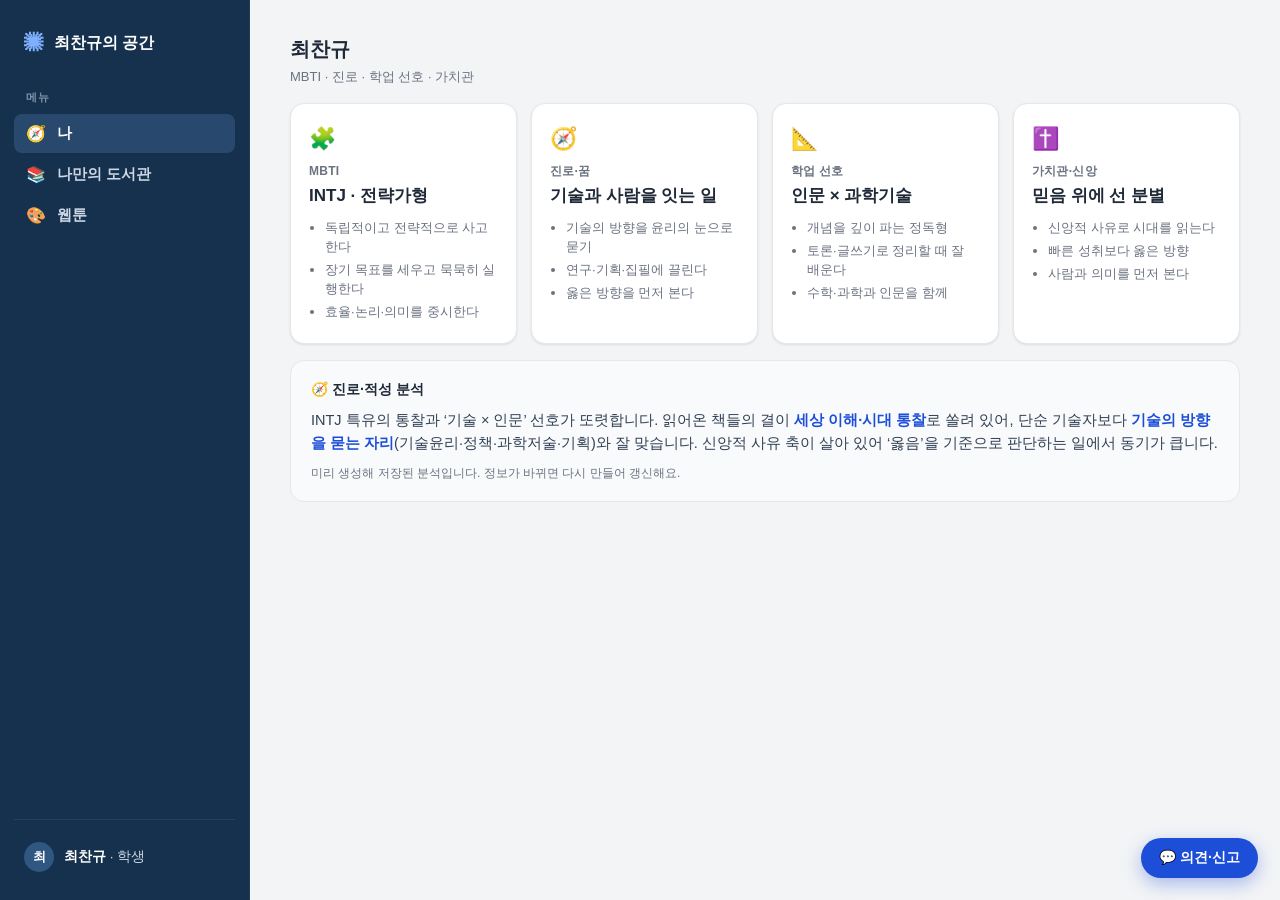
<file: index.html>
<!DOCTYPE html>
<html lang="ko">
<head>
  <meta charset="UTF-8" />
  <meta name="viewport" content="width=device-width, initial-scale=1.0" />
  <title>나의 공간 · 최찬규</title>
  <link rel="stylesheet" href="assets/styles.css" />
</head>
<body>
  <div class="app-shell">
    <aside class="sidebar">
      <div class="sb-brand">
        <span class="brand-mark">✺</span>
        <span class="brand-name" id="brandName">나의 공간</span>
      </div>
      <nav class="sb-nav" id="tabs">
        <div class="sb-group">메뉴</div>
        <button class="tab is-active" data-tab="me"><span class="sb-ico">🧭</span><span>나</span></button>
        <button class="tab" data-tab="library"><span class="sb-ico">📚</span><span>나만의 도서관</span></button>
        <button class="tab" data-tab="webtoon"><span class="sb-ico">🎨</span><span>웹툰</span></button>
      </nav>
      <div class="sb-foot">
        <div class="sb-user">
          <span class="sb-avatar" id="sbAvatar">나</span>
          <span class="sb-uname"><b id="sbName">나</b> · 학생</span>
        </div>
      </div>
    </aside>

    <main class="container">
    <!-- ========================= 나 ========================= -->
    <section id="tab-me" class="tab-panel is-active">
      <!-- 프로필 -->
      <div class="section-head">
        <h2 id="meTitle">나</h2>
        <p class="muted" id="meSub">MBTI · 진로 · 학업 선호 · 가치관</p>
      </div>

      <div class="grid grid-4" id="profileCards"></div>

      <!-- AI 진로/적성 분석 -->
      <div class="callout" id="careerCallout">
        <div class="callout-head">🧭 진로·적성 분석</div>
        <div class="callout-body" id="careerBody"></div>
        <div class="callout-foot">미리 생성해 저장된 분석입니다. 정보가 바뀌면 다시 만들어 갱신해요.</div>
      </div>
    </section>

    <!-- ===================== 나만의 도서관 ===================== -->
    <section id="tab-library" class="tab-panel">
      <!-- 독서 결 -->
      <div class="section-head">
        <h2>📖 <span id="gyeolName">나</span>의 독서 결</h2>
        <p class="muted">읽은 책들이 쌓아 올린 나의 독서 성향</p>
      </div>

      <div class="gyeol">
        <div class="gyeol-chart card">
          <div id="gyeolRadar"></div>
        </div>
        <div class="gyeol-side">
          <div class="stat-row" id="gyeolStats"></div>
          <div class="callout slim">
            <div class="callout-head">✨ 독서 결 관찰</div>
            <div class="callout-body" id="gyeolObserve"></div>
          </div>
          <div class="bars" id="gyeolBars"></div>
        </div>
      </div>
      <p class="footnote">
        막대 — 읽은 책들의 그 결 점수를 <b>누적</b>한 값(많이·깊이 읽을수록 두꺼워짐). 막대 끝 평균은 권수와 무관한 그 결의 평균값(참고).
        7축은 책 소개·서평을 종합해 AI가 책마다 부여한 특성(1~5)이다. <b>독해 난이도</b>는 어려운 책일수록 높게 잡힌다(가독성 반전).
      </p>

      <div class="section-head mt">
        <h2>📚 <span id="libName">나</span>의 서재</h2>
        <p class="muted"><span id="libCount">0</span>권 · 분류별</p>
      </div>

      <div class="toolbar">
        <div class="filters" id="libFilters">
          <button class="chip is-active" data-filter="all">전체</button>
          <button class="chip" data-filter="read">읽은 책</button>
          <button class="chip" data-filter="wish">관심 책</button>
        </div>
        <div class="toolbar-right">
          <button class="del-toggle" id="deleteModeBtn">🗑 삭제</button>
          <button class="btn-primary" id="addBookBtn">+ 책 직접 입력</button>
        </div>
      </div>
      <p class="del-hint" id="delHint" hidden>삭제할 책의 ✕ 를 누르세요. 다 했으면 <b>완료</b>를 눌러요.</p>

      <div class="grid grid-books" id="bookGrid"></div>

      <!-- 이번 달 신간 -->
      <div class="section-head mt">
        <h2>🆕 이번 달 신간</h2>
        <p class="muted">2026년 6월 · 외부 도서 API 연결 예정 자리</p>
      </div>
      <div class="grid grid-books" id="newGrid"></div>

      <!-- 추천 -->
      <div class="section-head mt">
        <h2>🎯 나를 위한 추천</h2>
        <p class="muted">내 서재 기록을 바탕으로 한 추천</p>
      </div>
      <div class="reco">
        <div class="card reco-card">
          <div class="reco-title">추천 책</div>
          <div class="reco-books" id="recoBooks"></div>
        </div>
        <div class="card reco-card">
          <div class="reco-title">추천 작가</div>
          <div class="reco-authors" id="recoAuthors"></div>
        </div>
      </div>
    </section>

    <!-- ===================== 웹툰 ===================== -->
    <section id="tab-webtoon" class="tab-panel">
      <div class="section-head">
        <h2>🎨 <span id="wtName">나</span>의 웹툰</h2>
        <p class="muted">네이버 웹툰 기준 · <span id="wtCount">0</span>편</p>
      </div>

      <!-- 웹툰 취향 결 -->
      <div id="wtGyeol" hidden>
        <div class="gyeol">
          <div class="gyeol-chart card">
            <div id="wtRadarAgg"></div>
          </div>
          <div class="gyeol-side">
            <div class="stat-row" id="wtStats"></div>
            <div class="callout slim">
              <div class="callout-head">✨ 웹툰 취향 관찰</div>
              <div class="callout-body" id="wtObserve"></div>
            </div>
            <div class="bars" id="wtBars"></div>
          </div>
        </div>
      </div>

      <div class="section-head mt">
        <h2>🗂 웹툰 서재</h2>
      </div>

      <div class="toolbar">
        <div class="toolbar-right">
          <button class="del-toggle" id="wtDeleteBtn">🗑 삭제</button>
          <button class="btn-primary" id="addWebtoonBtn">+ 웹툰 직접 입력</button>
        </div>
      </div>

      <div class="wt-filters">
        <div class="filter-group">
          <span class="fg-label">내 분류</span>
          <div class="filters" id="wtStatusFilters">
            <button class="chip is-active" data-wstatus="all">전체</button>
            <button class="chip" data-wstatus="watching">보는 중</button>
            <button class="chip" data-wstatus="done">완독</button>
            <button class="chip" data-wstatus="wish">관심</button>
          </div>
        </div>
        <div class="filter-group">
          <span class="fg-label">연재</span>
          <div class="filters" id="wtSerialFilters">
            <button class="chip is-active" data-wserial="all">전체</button>
            <button class="chip" data-wserial="ongoing">연재중</button>
            <button class="chip" data-wserial="finished">완결</button>
          </div>
        </div>
        <div class="filter-group">
          <span class="fg-label">장르</span>
          <div class="filters" id="wtGenreFilters"></div>
        </div>
      </div>
      <p class="del-hint" id="wtDelHint" hidden>삭제할 웹툰의 ✕ 를 누르세요. 다 했으면 <b>완료</b>를 눌러요.</p>

      <div class="grid grid-books" id="webtoonGrid"></div>
    </section>
    </main>
  </div>

  <!-- 책 상세 모달 -->
  <div class="modal-backdrop" id="bookModal" hidden>
    <div class="modal" role="dialog" aria-modal="true">
      <button class="modal-close" id="modalClose">←  돌아가기</button>
      <div id="modalBody"></div>
    </div>
  </div>

  <!-- 책 추가 모달 -->
  <div class="modal-backdrop" id="formModal" hidden>
    <div class="modal modal-form">
      <button class="modal-close" id="formClose">✕  닫기</button>
      <h3>책 직접 입력</h3>
      <form id="addBookForm" class="book-form">
        <label>제목 <input name="title" required placeholder="책 제목" /></label>
        <label>저자 <input name="author" placeholder="지은이" /></label>
        <div class="form-row">
          <label>출판사 <input name="publisher" placeholder="출판사" /></label>
          <label>출간연도 <input name="year" placeholder="2025" /></label>
        </div>
        <div class="form-row">
          <label>장르
            <select name="genre">
              <option>인문</option><option>자기계발</option><option>신앙</option>
              <option>과학기술</option><option>소설</option><option>경제·경영</option>
              <option>역사</option><option>에세이</option><option>기타</option>
            </select>
          </label>
          <label>상태
            <select name="status">
              <option value="read">읽은 책</option>
              <option value="wish">관심 책</option>
            </select>
          </label>
        </div>
        <p class="form-note">※ 7축 결·AI 줄거리·추천 별점은 저장 후 나중에 한 번 생성해 채웁니다(미리 생성·저장 방식).</p>
        <button class="btn-primary" type="submit">서재에 추가</button>
      </form>
    </div>
  </div>

  <!-- 웹툰 추가 모달 -->
  <div class="modal-backdrop" id="wtFormModal" hidden>
    <div class="modal modal-form">
      <button class="modal-close" id="wtFormClose">✕  닫기</button>
      <h3>웹툰 직접 입력 <span class="muted" style="font-weight:500">· 네이버 웹툰 기준</span></h3>
      <form id="addWebtoonForm" class="book-form">
        <label>제목 <input name="title" required placeholder="웹툰 제목" /></label>
        <label>작가 <input name="author" placeholder="글/그림 작가" /></label>
        <div class="form-row">
          <label>요일
            <select name="day">
              <option value="">미지정</option>
              <option>월</option><option>화</option><option>수</option><option>목</option>
              <option>금</option><option>토</option><option>일</option><option>완결</option>
            </select>
          </label>
          <label>장르
            <select name="genre" id="wtGenreSelect"></select>
          </label>
        </div>
        <label>상태
          <select name="status">
            <option value="watching">보는 중</option>
            <option value="done">완독</option>
            <option value="wish">관심</option>
          </select>
        </label>
        <div class="axis-block">
          <div class="axis-block-head">특성 <span class="muted" style="font-weight:500">· 1~5로 정해요</span></div>
          <div class="axis-inputs-wrap" id="wtAxisInputs"></div>
        </div>
        <p class="form-note">※ 입력한 웹툰은 이 브라우저에 저장돼요(localStorage).</p>
        <button class="btn-primary" type="submit">웹툰 서재에 추가</button>
      </form>
    </div>
  </div>

  <button class="fab" id="fab">💬 의견·신고</button>

  <script src="assets/data.js"></script>
  <script src="assets/books.js"></script>
  <script src="assets/webtoons.js"></script>
  <script src="assets/charts.js"></script>
  <script src="assets/app.js"></script>
</body>
</html>
</file>
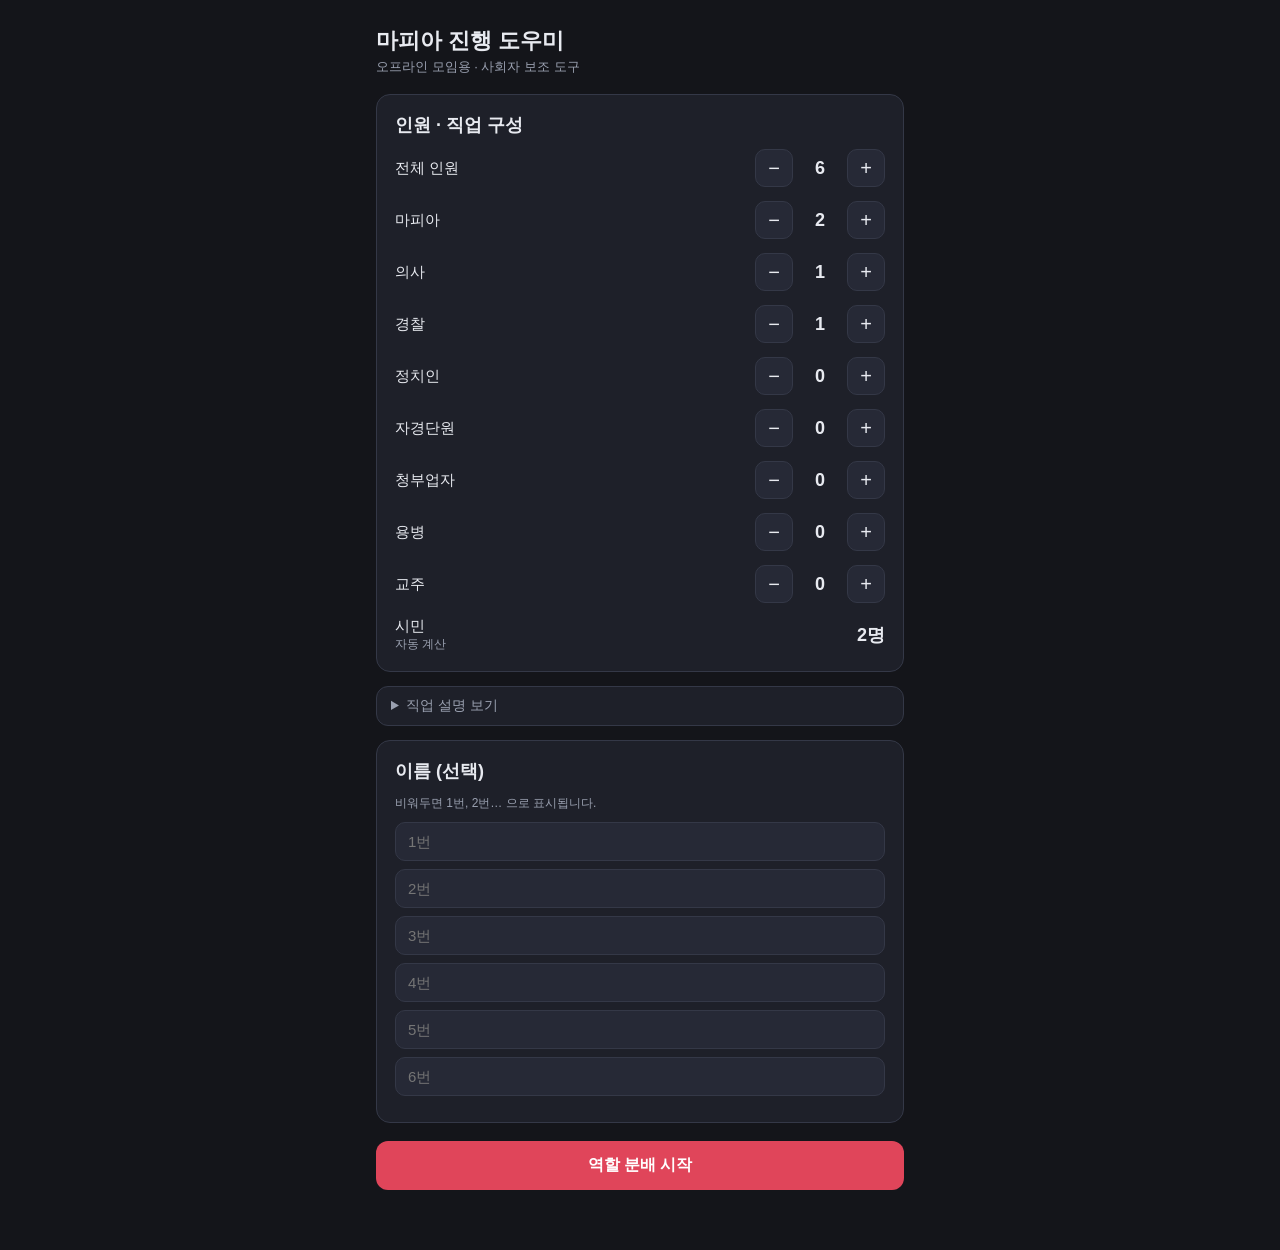
<file: mafia/index.html>
<!DOCTYPE html>
<html lang="ko">
<head>
<meta charset="UTF-8" />
<meta name="viewport" content="width=device-width, initial-scale=1.0" />
<title>마피아 진행 도우미</title>
<style>
  :root {
    --bg: #14151a;
    --panel: #1e2029;
    --panel-2: #262936;
    --line: #343847;
    --text: #e8eaf0;
    --muted: #9aa0b0;
    --accent: #e0455a;
    --accent-2: #4a7cff;
    --good: #3ec27a;
    --warn: #e6a23c;
    --cult: #b06bff;
    --merc: #d9a441;
  }
  * { box-sizing: border-box; }
  html, body { margin: 0; padding: 0; }
  body {
    background: var(--bg);
    color: var(--text);
    font-family: -apple-system, BlinkMacSystemFont, "Segoe UI", "Apple SD Gothic Neo",
      "Malgun Gothic", "Noto Sans KR", sans-serif;
    min-height: 100vh;
    -webkit-tap-highlight-color: transparent;
  }
  .wrap {
    max-width: 560px;
    margin: 0 auto;
    padding: 20px 16px 60px;
  }
  h1 { font-size: 22px; margin: 6px 0 2px; }
  h2 { font-size: 18px; margin: 0 0 12px; }
  .sub { color: var(--muted); font-size: 13px; margin-bottom: 18px; }
  .card {
    background: var(--panel);
    border: 1px solid var(--line);
    border-radius: 14px;
    padding: 18px;
    margin-bottom: 14px;
  }
  label { display: block; font-size: 14px; color: var(--muted); margin-bottom: 6px; }
  .row { display: flex; align-items: center; justify-content: space-between; gap: 12px; margin-bottom: 14px; }
  .row:last-child { margin-bottom: 0; }
  .row .name { font-size: 15px; }
  .row .hint { font-size: 12px; color: var(--muted); }
  .stepper { display: flex; align-items: center; gap: 10px; }
  .stepper button {
    width: 38px; height: 38px; border-radius: 10px; border: 1px solid var(--line);
    background: var(--panel-2); color: var(--text); font-size: 20px; cursor: pointer;
  }
  .stepper .val { min-width: 34px; text-align: center; font-size: 18px; font-weight: 600; }
  input[type="text"] {
    width: 100%; padding: 10px 12px; border-radius: 10px; border: 1px solid var(--line);
    background: var(--panel-2); color: var(--text); font-size: 15px;
  }
  .btn {
    display: inline-block; width: 100%; padding: 14px; border-radius: 12px; border: none;
    background: var(--accent); color: #fff; font-size: 16px; font-weight: 700; cursor: pointer;
    margin-top: 4px;
  }
  .btn.secondary { background: var(--panel-2); border: 1px solid var(--line); color: var(--text); font-weight: 600; }
  .btn.ghost { background: transparent; border: 1px solid var(--line); color: var(--muted); font-weight: 600; }
  .btn:disabled { opacity: .4; cursor: not-allowed; }
  .btn + .btn { margin-top: 10px; }
  .pill {
    display: inline-block; padding: 3px 10px; border-radius: 999px; font-size: 12px;
    border: 1px solid var(--line); color: var(--muted); margin-left: 8px;
  }
  .warnbox { background: rgba(230,162,60,.12); border: 1px solid var(--warn); color: var(--warn);
    padding: 10px 12px; border-radius: 10px; font-size: 13px; margin-bottom: 14px; }
  .reveal { text-align: center; padding: 36px 18px; }
  .reveal .role { font-size: 40px; font-weight: 800; margin: 10px 0; }
  .reveal .role.mafia { color: var(--accent); }
  .reveal .role.citizen { color: var(--good); }
  .reveal .role.special { color: var(--accent-2); }
  .reveal .role.cult { color: var(--cult); }
  .reveal .role.merc { color: var(--merc); }
  .reveal .desc { color: var(--muted); font-size: 14px; max-width: 340px; margin: 0 auto 8px; line-height: 1.5; }
  .reveal .extra { font-size: 14px; margin-top: 10px; }
  .who { font-size: 15px; color: var(--muted); margin-bottom: 6px; }
  .players { display: grid; grid-template-columns: 1fr 1fr; gap: 10px; margin-bottom: 14px; }
  .ptile {
    border: 1px solid var(--line); border-radius: 12px; padding: 12px; background: var(--panel-2);
    cursor: pointer; text-align: center; font-size: 15px; user-select: none;
  }
  .ptile.selected { border-color: var(--accent-2); background: rgba(74,124,255,.14); }
  .ptile.dead { opacity: .35; text-decoration: line-through; cursor: default; }
  .ptile small { display: block; color: var(--muted); font-size: 11px; margin-top: 3px; }
  .ptile .tag { display:block; font-size:10px; margin-top:3px; color: var(--cult); }
  .phase-tag { font-size: 13px; letter-spacing: 1px; color: var(--muted); text-transform: uppercase; }
  .timer { font-size: 44px; font-weight: 800; text-align: center; margin: 6px 0 14px; font-variant-numeric: tabular-nums; }
  .step-title { font-size: 16px; font-weight: 700; margin-bottom: 4px; }
  .step-note { font-size: 13px; color: var(--muted); margin-bottom: 12px; line-height:1.5; }
  .result { font-size: 15px; line-height: 1.6; }
  .center { text-align: center; }
  .end .winner { font-size: 28px; font-weight: 800; margin: 14px 0; }
  .end .winner.citizen { color: var(--good); }
  .end .winner.mafia { color: var(--accent); }
  .end .winner.cult { color: var(--cult); }
  .small { font-size: 12px; color: var(--muted); }
  .hidden { display: none; }
  .alive-strip { font-size: 13px; color: var(--muted); margin-bottom: 12px; line-height:1.5; }
  .legend { font-size:12px; color:var(--muted); margin-top:10px; line-height:1.6; }
  details.roleinfo { margin-bottom:14px; border:1px solid var(--line); border-radius:12px; background:var(--panel); padding:10px 14px; }
  details.roleinfo summary { cursor:pointer; font-size:14px; color:var(--muted); }
  details.roleinfo table { width:100%; border-collapse:collapse; margin-top:10px; font-size:12.5px; }
  details.roleinfo td { padding:5px 4px; border-top:1px solid var(--line); vertical-align:top; }
  details.roleinfo td:first-child { white-space:nowrap; font-weight:600; }
</style>
</head>
<body>
<div class="wrap" id="app"></div>

<script>
"use strict";

/* ---------- 직업 정의 ---------- */
/* side: mafia / citizen / cult / mercenary (현재 team의 초기값) */
const ROLES = {
  mafia:      { name: "마피아",   side: "mafia",     cls: "mafia",
                desc: "밤마다 동료 마피아와 함께 한 명을 지목해 제거합니다." },
  contractor: { name: "청부업자", side: "mafia",     cls: "mafia",
                desc: "마피아팀입니다. 밤마다 마피아와 별개로 한 명을 추가로 제거할 수 있습니다." },
  doctor:     { name: "의사",     side: "citizen",   cls: "special",
                desc: "밤마다 한 명을 보호합니다. 그날 밤 공격을 받아도 살아남게 합니다." },
  police:     { name: "경찰",     side: "citizen",   cls: "special",
                desc: "밤마다 한 명을 조사해 마피아팀인지 확인합니다." },
  politician: { name: "정치인",   side: "citizen",   cls: "special",
                desc: "낮 투표에서 2표를 행사합니다. 투표 처형을 1회 면역(첫 지목 시 생존)합니다." },
  vigilante:  { name: "자경단원", side: "citizen",   cls: "special",
                desc: "밤마다 한 명을 사살할 수 있습니다(총알 제한). 무고한 시민팀을 쏘면 죄책감으로 본인도 사망합니다." },
  mercenary:  { name: "용병",     side: "mercenary", cls: "merc",
                desc: "중립(단독). '의뢰 대상'을 끝까지 생존시키면 단독 승리. 대상이 죽으면 시민팀으로 합류합니다." },
  cult:       { name: "교주",     side: "cult",      cls: "cult",
                desc: "교주팀. 밤마다 한 명을 신도로 포섭합니다. 생존자 전원이 신도가 되면 승리, 교주가 죽으면 패배합니다." },
  citizen:    { name: "시민",     side: "citizen",   cls: "citizen",
                desc: "특별한 능력은 없습니다. 낮 토론과 투표로 위협을 찾아내세요." },
};

/* 설정 화면에 노출할 특수 직업(각 0~1) */
const SPECIALS = [
  { key: "doctor",     label: "의사" },
  { key: "police",     label: "경찰" },
  { key: "politician", label: "정치인" },
  { key: "vigilante",  label: "자경단원" },
  { key: "contractor", label: "청부업자" },
  { key: "mercenary",  label: "용병" },
  { key: "cult",       label: "교주" },
];

const VIGILANTE_SHOTS = 2;

/* ---------- 상태 ---------- */
let S = null;

function defaultState() {
  return {
    screen: "setup",
    count: 6,
    roleCounts: { mafia: 2, doctor: 1, police: 1, politician: 0, vigilante: 0, contractor: 0, mercenary: 0, cult: 0 },
    names: [],
    players: [],
    revealIndex: 0,
    revealShown: false,
    day: 0,
    night: null,
    lastNightResult: null,
    voteTarget: null,
    log: [],
    winner: null,
  };
}

function specialSum() {
  return SPECIALS.reduce((a, s) => a + S.roleCounts[s.key], 0);
}
function citizensCount() {
  return S.count - S.roleCounts.mafia - specialSum();
}
function has(key) { return S.roleCounts[key] > 0; }

/* ---------- 렌더 ---------- */
const app = document.getElementById("app");
function render() {
  ({
    setup: renderSetup,
    reveal: renderReveal,
    night: renderNight,
    day: renderDay,
    end: renderEnd,
  }[S.screen] || renderSetup)();
}

/* ---------- 1. 설정 ---------- */
function renderSetup() {
  const c = citizensCount();
  const valid = c >= 0 && S.roleCounts.mafia >= 1 && (S.roleCounts.mafia + specialSum() + c === S.count);
  const tooManyMafia = S.roleCounts.mafia * 2 >= S.count;

  app.innerHTML = `
    <h1>마피아 진행 도우미</h1>
    <div class="sub">오프라인 모임용 · 사회자 보조 도구</div>

    <div class="card">
      <h2>인원 · 직업 구성</h2>
      ${stepperRow("전체 인원", "count", S.count)}
      ${stepperRow("마피아", "mafia", S.roleCounts.mafia)}
      ${SPECIALS.map((s) => stepperRow(s.label, s.key, S.roleCounts[s.key])).join("")}
      <div class="row">
        <div><div class="name">시민</div><div class="hint">자동 계산</div></div>
        <div class="val" style="font-size:18px;font-weight:600;">${c}명</div>
      </div>
    </div>

    ${c < 0 ? `<div class="warnbox">⚠️ 직업 수가 전체 인원보다 많습니다.</div>` : ""}
    ${tooManyMafia ? `<div class="warnbox">⚠️ 마피아가 너무 많습니다. 전체의 절반 미만을 권장합니다.</div>` : ""}

    <details class="roleinfo">
      <summary>직업 설명 보기</summary>
      <table>${Object.values(ROLES).map((r) =>
        `<tr><td style="color:${sideColor(r.side)}">${r.name}</td><td>${r.desc}</td></tr>`).join("")}</table>
    </details>

    <div class="card">
      <h2>이름 (선택)</h2>
      <div class="small" style="margin-bottom:10px;">비워두면 1번, 2번… 으로 표시됩니다.</div>
      <div id="nameInputs"></div>
    </div>

    <button class="btn" id="startBtn" ${valid ? "" : "disabled"}>역할 분배 시작</button>
  `;

  const box = document.getElementById("nameInputs");
  for (let i = 0; i < S.count; i++) {
    const inp = document.createElement("input");
    inp.type = "text";
    inp.placeholder = `${i + 1}번`;
    inp.value = S.names[i] || "";
    inp.style.marginBottom = "8px";
    inp.addEventListener("input", (e) => { S.names[i] = e.target.value; });
    box.appendChild(inp);
  }

  document.querySelectorAll("[data-step]").forEach((btn) => {
    btn.addEventListener("click", () => adjust(btn.dataset.field, parseInt(btn.dataset.step, 10)));
  });
  document.getElementById("startBtn").addEventListener("click", startGame);
}

function sideColor(side) {
  return { mafia: "var(--accent)", citizen: "var(--good)", cult: "var(--cult)", mercenary: "var(--merc)" }[side] || "var(--text)";
}

function stepperRow(label, field, val) {
  return `
    <div class="row">
      <div><div class="name">${label}</div></div>
      <div class="stepper">
        <button data-step="-1" data-field="${field}">−</button>
        <div class="val">${val}</div>
        <button data-step="1" data-field="${field}">+</button>
      </div>
    </div>`;
}

function adjust(field, dir) {
  if (field === "count") {
    S.count = Math.max(4, Math.min(20, S.count + dir));
  } else if (field === "mafia") {
    S.roleCounts.mafia = Math.max(1, Math.min(19, S.roleCounts.mafia + dir));
  } else {
    S.roleCounts[field] = Math.max(0, Math.min(1, S.roleCounts[field] + dir));
  }
  if (S.roleCounts.mafia > S.count - 1) S.roleCounts.mafia = S.count - 1;
  render();
}

function startGame() {
  const pool = [];
  for (let i = 0; i < S.roleCounts.mafia; i++) pool.push("mafia");
  SPECIALS.forEach((s) => { for (let i = 0; i < S.roleCounts[s.key]; i++) pool.push(s.key); });
  while (pool.length < S.count) pool.push("citizen");
  shuffle(pool);

  S.players = pool.map((role, i) => ({
    id: i,
    name: (S.names[i] && S.names[i].trim()) || `${i + 1}번`,
    role,
    team: ROLES[role].side,
    alive: true,
    shots: role === "vigilante" ? VIGILANTE_SHOTS : 0,
    politicianImmune: role === "politician",
    follower: false,
    mercTarget: null,
  }));

  // 용병 의뢰 대상 배정 (용병 본인 제외 임의)
  const merc = S.players.find((p) => p.role === "mercenary");
  if (merc) {
    const candidates = S.players.filter((p) => p.id !== merc.id);
    merc.mercTarget = candidates[Math.floor(Math.random() * candidates.length)].id;
  }

  S.revealIndex = 0;
  S.revealShown = false;
  S.screen = "reveal";
  render();
}

/* ---------- 2. 역할 분배(돌려보기) ---------- */
function renderReveal() {
  const p = S.players[S.revealIndex];
  const last = S.revealIndex === S.players.length - 1;

  if (!S.revealShown) {
    app.innerHTML = `
      <h1>역할 확인</h1>
      <div class="sub">${S.revealIndex + 1} / ${S.players.length}</div>
      <div class="card reveal">
        <div class="who">${p.name} 님, 본인 차례입니다.</div>
        <div class="desc">다른 사람이 화면을 보지 못하게 한 뒤 눌러주세요.</div>
        <button class="btn" id="showBtn" style="margin-top:18px;">내 직업 보기</button>
      </div>`;
    document.getElementById("showBtn").addEventListener("click", () => { S.revealShown = true; render(); });
    return;
  }

  const r = ROLES[p.role];
  let extra = "";
  if (p.role === "mercenary" && p.mercTarget != null) {
    extra = `<div class="extra" style="color:var(--merc)">의뢰 대상: <b>${S.players[p.mercTarget].name}</b> 님<br>
      <span class="small">이 사람을 끝까지 생존시키면 단독 승리합니다.</span></div>`;
  } else if (p.role === "vigilante") {
    extra = `<div class="extra small">사용 가능한 총알: ${p.shots}발</div>`;
  } else if (p.role === "mafia" || p.role === "contractor") {
    const team = S.players.filter((x) => x.team === "mafia" && x.id !== p.id).map((x) => x.name);
    extra = `<div class="extra small">동료 마피아팀: ${team.length ? team.join(", ") : "없음"}</div>`;
  }

  app.innerHTML = `
    <h1>역할 확인</h1>
    <div class="sub">${S.revealIndex + 1} / ${S.players.length}</div>
    <div class="card reveal">
      <div class="who">${p.name} 님의 직업</div>
      <div class="role ${r.cls}">${r.name}</div>
      <div class="desc">${r.desc}</div>
      ${extra}
      <button class="btn" id="nextBtn" style="margin-top:18px;">
        ${last ? "확인 완료 — 게임 시작" : "확인했어요 (다음 사람에게)"}
      </button>
    </div>`;
  document.getElementById("nextBtn").addEventListener("click", () => {
    if (last) { S.day = 1; startNight(); }
    else { S.revealIndex++; S.revealShown = false; render(); }
  });
}

/* ---------- 헬퍼 ---------- */
function alivePlayers() { return S.players.filter((p) => p.alive); }
function aliveRole(roleKey) { return S.players.filter((p) => p.alive && p.role === roleKey); }
function cultLeaderAlive() { return S.players.some((p) => p.alive && p.role === "cult"); }
function byId(id) { return S.players.find((p) => p.id === id); }

/* ---------- 3. 밤 ---------- */
function startNight() {
  const steps = ["intro"];
  if (aliveRole("mafia").length) steps.push("mafia");
  if (aliveRole("contractor").length) steps.push("contractor");
  if (aliveRole("cult").length) steps.push("cult");
  if (S.players.some((p) => p.alive && p.role === "vigilante" && p.shots > 0)) steps.push("vigilante");
  if (aliveRole("doctor").length) steps.push("doctor");
  if (aliveRole("police").length) steps.push("police");
  steps.push("resolve");

  S.night = { steps, idx: 0, mafia: null, contractor: null, cult: null, vigilante: null, doctor: null, police: null };
  S.screen = "night";
  render();
}

function nightNext() { S.night.idx++; render(); }

function renderNight() {
  const n = S.night;
  const step = n.steps[n.idx];

  if (step === "intro") {
    return nightScreen({
      title: `🌙 ${S.day}번째 밤`,
      note: "모두 눈을 감습니다. 사회자는 화면 순서대로 진행하세요.",
      body: "", next: nightNext, nextLabel: "밤 시작",
    });
  }
  if (step === "mafia") {
    return nightScreen({
      title: "🔪 마피아",
      note: "마피아는 눈을 뜨고, 제거할 사람을 한 명 지목합니다.",
      body: targetGrid((id) => { n.mafia = id; render(); }, n.mafia),
      next: n.mafia != null ? nightNext : null, nextLabel: "마피아 지목 완료",
    });
  }
  if (step === "contractor") {
    return nightScreen({
      title: "🗡️ 청부업자",
      note: "청부업자는 눈을 뜨고, 추가로 제거할 사람을 지목합니다.",
      body: targetGrid((id) => { n.contractor = id; render(); }, n.contractor),
      next: nightNext, nextLabel: "지목 완료",
      skip: () => { n.contractor = null; nightNext(); },
    });
  }
  if (step === "cult") {
    return nightScreen({
      title: "🔮 교주",
      note: "교주는 눈을 뜨고, 신도로 포섭할 사람을 한 명 지목합니다. (이미 신도면 효과 없음)",
      body: targetGrid((id) => { n.cult = id; render(); }, n.cult),
      next: nightNext, nextLabel: "포섭 완료",
      skip: () => { n.cult = null; nightNext(); },
    });
  }
  if (step === "vigilante") {
    const v = S.players.find((p) => p.alive && p.role === "vigilante");
    return nightScreen({
      title: "🔫 자경단원",
      note: `자경단원은 사살할 사람을 지목할 수 있습니다. (남은 총알 ${v ? v.shots : 0}발) 무고한 시민팀을 쏘면 본인도 사망합니다.`,
      body: targetGrid((id) => { n.vigilante = id; render(); }, n.vigilante),
      next: nightNext, nextLabel: "사격 완료",
      skip: () => { n.vigilante = null; nightNext(); },
    });
  }
  if (step === "doctor") {
    return nightScreen({
      title: "💉 의사",
      note: "의사는 눈을 뜨고, 보호할 사람을 한 명 지목합니다.",
      body: targetGrid((id) => { n.doctor = id; render(); }, n.doctor),
      next: nightNext, nextLabel: "보호 완료",
      skip: () => { n.doctor = null; nightNext(); },
    });
  }
  if (step === "police") {
    const t = n.police != null ? byId(n.police) : null;
    let info = "";
    if (t) {
      const isMafia = t.team === "mafia";
      info = `<div class="warnbox" style="border-color:${isMafia ? "var(--accent)" : "var(--good)"};
        color:${isMafia ? "var(--accent)" : "var(--good)"};background:rgba(255,255,255,.04);">
        🔎 ${t.name} → <b>${isMafia ? "마피아입니다" : "마피아가 아닙니다"}</b>
        <div class="small" style="margin-top:4px;color:var(--muted);">경찰에게만 조용히 보여주세요.</div></div>`;
    }
    return nightScreen({
      title: "👮 경찰",
      note: "경찰은 눈을 뜨고, 조사할 사람을 한 명 지목합니다.",
      body: info + targetGrid((id) => { n.police = id; render(); }, n.police),
      next: nightNext, nextLabel: "조사 완료",
      skip: () => { n.police = null; nightNext(); },
    });
  }
  if (step === "resolve") return resolveNight();
}

function resolveNight() {
  const n = S.night;
  const protectedId = n.doctor;

  // 공격 수집
  const attacks = [];
  if (n.mafia != null) attacks.push(n.mafia);
  if (n.contractor != null) attacks.push(n.contractor);
  if (n.vigilante != null) {
    attacks.push(n.vigilante);
    const v = S.players.find((p) => p.role === "vigilante" && p.alive);
    if (v) v.shots = Math.max(0, v.shots - 1);
  }

  const deaths = new Set();
  attacks.forEach((id) => { if (id !== protectedId) deaths.add(id); });

  const savedHappened = attacks.length > 0 && attacks.includes(protectedId);

  // 자경단 죄책감: 무고한 시민팀을 죽였으면 본인도 사망
  if (n.vigilante != null && deaths.has(n.vigilante)) {
    const victim = byId(n.vigilante);
    if (victim.team === "citizen") {
      const v = S.players.find((p) => p.role === "vigilante" && p.alive);
      if (v) deaths.add(v.id);
    }
  }

  const deadNames = [];
  deaths.forEach((id) => {
    const p = byId(id);
    if (p.alive) { p.alive = false; deadNames.push(p.name); }
  });

  // 교주 사망 시 신도 원복
  if (!cultLeaderAlive()) {
    S.players.forEach((p) => { if (p.follower) { p.follower = false; p.team = ROLES[p.role].side; } });
  }

  // 포섭 (대상이 아직 생존해야 성공, 교주 생존 시)
  let convertedName = null;
  if (n.cult != null && cultLeaderAlive()) {
    const t = byId(n.cult);
    if (t && t.alive && t.team !== "cult" && t.role !== "cult") {
      t.team = "cult"; t.follower = true; convertedName = t.name;
    }
  }

  // 용병: 의뢰 대상 사망 시 시민팀 합류
  const merc = S.players.find((p) => p.role === "mercenary");
  if (merc && merc.team === "mercenary" && merc.mercTarget != null && !byId(merc.mercTarget).alive) {
    merc.team = "citizen";
    S.log.push(`밤 ${S.day}: 용병의 의뢰 대상이 사망 — 용병이 시민팀에 합류`);
  }

  S.lastNightResult = { deadNames, savedHappened, convertedName };
  S.log.push(`밤 ${S.day}: ${deadNames.length ? deadNames.join(", ") + " 사망" : (savedHappened ? "의사 보호 — 사망자 없음" : "사망자 없음")}${convertedName ? ` / ${convertedName} 포섭` : ""}`);

  const win = checkWin();

  let msg;
  if (deadNames.length) msg = `지난 밤, <b style="color:var(--accent)">${deadNames.join(", ")}</b> 님이 사망했습니다.`;
  else if (savedHappened) msg = `의사의 활약으로 <b style="color:var(--good)">아무도 죽지 않았습니다.</b>`;
  else msg = `지난 밤은 <b>아무 일도 없었습니다.</b>`;

  return nightScreen({
    title: "☀️ 아침이 밝았습니다",
    note: "사회자가 결과를 발표합니다. (포섭은 비공개입니다)",
    body: `<div class="result center">${msg}</div>`,
    next: () => { if (win) endGame(win); else startDay(); },
    nextLabel: win ? "결과 보기" : "낮 토론으로",
  });
}

function nightScreen({ title, note, body, next, nextLabel, skip }) {
  app.innerHTML = `
    <div class="phase-tag">NIGHT · ${S.day}일차</div>
    <h1>${title}</h1>
    <div class="alive-strip">생존(${alivePlayers().length}): ${alivePlayers().map((p) => p.name).join(", ")}</div>
    <div class="card"><div class="step-note">${note}</div>${body}</div>
    <button class="btn" id="nextBtn" ${next ? "" : "disabled"}>${nextLabel}</button>
    ${skip ? `<button class="btn ghost" id="skipBtn">건너뛰기 / 대상 없음</button>` : ""}`;
  if (next) document.getElementById("nextBtn").addEventListener("click", next);
  if (skip) document.getElementById("skipBtn").addEventListener("click", skip);
  bindTargetGrid();
}

function targetGrid(onPick, selectedId) {
  const tiles = alivePlayers().map((p) => {
    const sel = p.id === selectedId ? "selected" : "";
    const tag = p.follower ? `<span class="tag">신도</span>` : "";
    return `<div class="ptile ${sel}" data-pick="${p.id}">${p.name}${tag}</div>`;
  }).join("");
  const dead = S.players.filter((p) => !p.alive)
    .map((p) => `<div class="ptile dead">${p.name}<small>사망</small></div>`).join("");
  window.__onPick = onPick;
  return `<div class="players">${tiles}${dead}</div>`;
}
function bindTargetGrid() {
  document.querySelectorAll("[data-pick]").forEach((el) => {
    el.addEventListener("click", () => { if (window.__onPick) window.__onPick(parseInt(el.dataset.pick, 10)); });
  });
}

/* ---------- 4. 낮 ---------- */
let timerHandle = null;
function startDay() {
  S.screen = "day";
  S.dayStep = "discuss";
  S.discussSeconds = 180;
  S.voteTarget = null;
  render();
}

function renderDay() {
  if (S.dayStep === "discuss") {
    app.innerHTML = `
      <div class="phase-tag">DAY · ${S.day}일차</div>
      <h1>🗣️ 낮 토론</h1>
      <div class="alive-strip">생존(${alivePlayers().length}): ${alivePlayers().map((p) => p.name).join(", ")}</div>
      <div class="card center">
        <div class="step-note">서로 의심되는 사람을 토론합니다.</div>
        <div class="timer" id="timer">${fmt(S.discussSeconds)}</div>
        <button class="btn secondary" id="toggleTimer">시작 / 일시정지</button>
        <button class="btn ghost" id="add60">+1분</button>
      </div>
      <button class="btn" id="toVote">투표로 넘어가기</button>`;
    document.getElementById("toggleTimer").addEventListener("click", toggleTimer);
    document.getElementById("add60").addEventListener("click", () => {
      S.discussSeconds += 60; document.getElementById("timer").textContent = fmt(S.discussSeconds);
    });
    document.getElementById("toVote").addEventListener("click", () => { stopTimer(); S.dayStep = "vote"; render(); });
    return;
  }

  if (S.dayStep === "vote") {
    const hasPol = S.players.some((p) => p.alive && p.role === "politician");
    app.innerHTML = `
      <div class="phase-tag">DAY · ${S.day}일차</div>
      <h1>🗳️ 투표</h1>
      <div class="step-note">처형할 사람을 한 명 지목합니다. (동률·기권은 사회자 재량)
        ${hasPol ? "<br>※ 정치인은 2표를 행사합니다." : ""}</div>
      <div class="card">${targetGrid((id) => { S.voteTarget = id; render(); }, S.voteTarget)}</div>
      <button class="btn" id="execBtn" ${S.voteTarget != null ? "" : "disabled"}>처형 확정</button>
      <button class="btn ghost" id="noExec">아무도 처형하지 않음</button>`;
    bindTargetGrid();
    document.getElementById("execBtn").addEventListener("click", () => {
      const v = byId(S.voteTarget);
      if (v.role === "politician" && v.politicianImmune) {
        v.politicianImmune = false;
        S.log.push(`낮 ${S.day}: ${v.name} 정치인 면역으로 생존`);
        S.executed = v; S.execImmune = true; S.dayStep = "result"; render();
        return;
      }
      v.alive = false;
      S.execImmune = false;
      // 교주 처형 시 신도 원복
      if (v.role === "cult") {
        S.players.forEach((p) => { if (p.follower) { p.follower = false; p.team = ROLES[p.role].side; } });
      }
      // 용병 의뢰 대상 처형 시 합류
      const merc = S.players.find((p) => p.role === "mercenary");
      if (merc && merc.team === "mercenary" && merc.mercTarget === v.id) merc.team = "citizen";
      S.log.push(`낮 ${S.day}: 투표로 ${v.name}(${ROLES[v.role].name}) 처형`);
      finishDay(v);
    });
    document.getElementById("noExec").addEventListener("click", () => {
      S.log.push(`낮 ${S.day}: 처형 없음`);
      S.executed = null; S.execImmune = false; finishDay(null);
    });
    return;
  }

  if (S.dayStep === "result") {
    const v = S.executed;
    const r = v ? ROLES[v.role] : null;
    const win = S.execImmune ? null : checkWin();
    let body;
    if (S.execImmune) {
      body = `<b>${v.name}</b> 님은 <b style="color:var(--accent-2)">정치인</b>! 면역으로 생존했습니다.`;
    } else if (v) {
      body = `<b>${v.name}</b> 님이 처형되었습니다.<br>정체는 <b style="color:${sideColor(v.team)}">${r.name}</b> 였습니다.`;
    } else {
      body = `이번 낮에는 아무도 처형하지 않았습니다.`;
    }
    app.innerHTML = `
      <div class="phase-tag">DAY · ${S.day}일차</div>
      <h1>처형 결과</h1>
      <div class="card center result">${body}</div>
      <button class="btn" id="cont">${win ? "결과 보기" : "다음 밤으로"}</button>`;
    document.getElementById("cont").addEventListener("click", () => {
      if (win) endGame(win); else { S.day++; startNight(); }
    });
  }
}

function finishDay(victim) { S.executed = victim; S.dayStep = "result"; render(); }

function toggleTimer() {
  if (timerHandle) { stopTimer(); return; }
  timerHandle = setInterval(() => {
    S.discussSeconds = Math.max(0, S.discussSeconds - 1);
    const el = document.getElementById("timer");
    if (el) el.textContent = fmt(S.discussSeconds);
    if (S.discussSeconds === 0) stopTimer();
  }, 1000);
}
function stopTimer() { if (timerHandle) { clearInterval(timerHandle); timerHandle = null; } }

/* ---------- 5. 승패 ---------- */
function checkWin() {
  const alive = alivePlayers();
  const total = alive.length;
  const mafia = alive.filter((p) => p.team === "mafia").length;
  const cult = alive.filter((p) => p.team === "cult").length;
  const leader = cultLeaderAlive();

  let winner = null;
  if (leader && cult === total) winner = "cult";
  else if (mafia > 0 && mafia >= total - mafia) winner = "mafia";
  else if (mafia === 0 && !leader) winner = "citizen";

  if (!winner) return null;

  // 용병 단독 목표 달성 여부
  const merc = S.players.find((p) => p.role === "mercenary");
  const mercWin = !!(merc && merc.alive && merc.mercTarget != null && byId(merc.mercTarget).alive
                     && merc.team === "mercenary");
  return { winner, mercWin };
}

function endGame(win) { S.screen = "end"; S.winner = win; render(); }

function renderEnd() {
  const { winner, mercWin } = S.winner;
  const label = { mafia: "마피아 승리 🔪", citizen: "시민 승리 🎉", cult: "교주팀 승리 🔮" }[winner];

  const rows = S.players.map((p) => {
    const r = ROLES[p.role];
    const teamTxt = p.follower ? " · 신도" : "";
    return `<div class="row" style="margin-bottom:8px;">
      <div class="name">${p.name} ${p.alive ? "" : '<span class="pill">사망</span>'}</div>
      <div class="small" style="color:${sideColor(p.team)}">${r.name}${teamTxt}</div>
    </div>`;
  }).join("");
  const logHtml = S.log.map((l) => `<div class="small">· ${l}</div>`).join("");

  app.innerHTML = `
    <div class="end">
      <div class="phase-tag center">GAME OVER</div>
      <div class="winner ${winner} center">${label}</div>
      ${mercWin ? `<div class="winner merc center" style="font-size:20px;color:var(--merc)">＋ 용병 단독 승리 🎯</div>` : ""}
      <div class="card"><h2>전체 직업 공개</h2>${rows}</div>
      <div class="card"><h2>진행 기록</h2>${logHtml || '<div class="small">기록 없음</div>'}</div>
      <button class="btn" id="again">새 게임</button>
      <button class="btn secondary" id="sameSetup">같은 설정으로 다시</button>
    </div>`;
  document.getElementById("again").addEventListener("click", () => { S = defaultState(); render(); });
  document.getElementById("sameSetup").addEventListener("click", () => {
    const keep = { count: S.count, roleCounts: { ...S.roleCounts }, names: S.names.slice() };
    S = defaultState();
    Object.assign(S, keep);
    render();
  });
}

/* ---------- 유틸 ---------- */
function shuffle(a) {
  for (let i = a.length - 1; i > 0; i--) {
    const j = Math.floor(Math.random() * (i + 1));
    [a[i], a[j]] = [a[j], a[i]];
  }
  return a;
}
function fmt(sec) {
  const m = Math.floor(sec / 60), s = sec % 60;
  return `${m}:${String(s).padStart(2, "0")}`;
}

/* ---------- 시작 ---------- */
S = defaultState();
render();
</script>
</body>
</html>
</file>
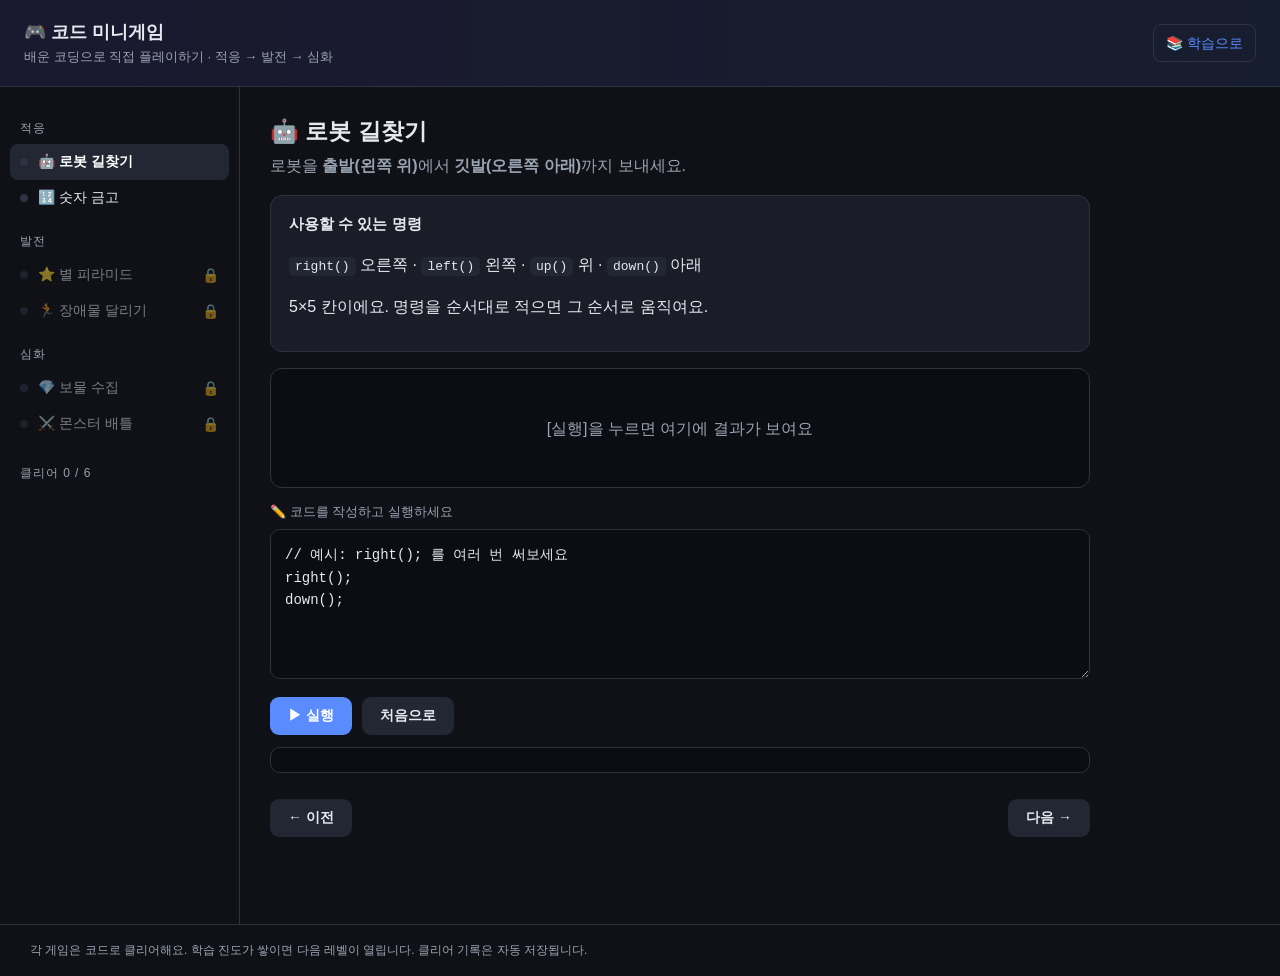
<file: games.html>
<!DOCTYPE html>
<html lang="ko">
<head>
<meta charset="UTF-8" />
<meta name="viewport" content="width=device-width, initial-scale=1.0" />
<title>코드 미니게임 — 배운 걸로 플레이</title>
<style>
  :root{
    --bg:#0f1117;--panel:#1a1d27;--panel2:#232733;--line:#2e3342;
    --text:#e6e9f0;--muted:#9aa3b2;--accent:#5b8cff;--accent2:#7c5cff;
    --ok:#36c98f;--warn:#ffb454;--err:#ff6b6b;
  }
  *{box-sizing:border-box;}
  body{margin:0;font-family:-apple-system,BlinkMacSystemFont,"Segoe UI",Roboto,"Noto Sans KR",sans-serif;background:var(--bg);color:var(--text);line-height:1.6;}
  header{padding:18px 24px;border-bottom:1px solid var(--line);display:flex;align-items:center;gap:14px;background:linear-gradient(90deg,rgba(124,92,255,.10),rgba(91,140,255,.10));}
  header h1{font-size:18px;margin:0;}
  header .sub{color:var(--muted);font-size:13px;}
  header a.home{margin-left:auto;color:var(--accent);text-decoration:none;font-size:14px;border:1px solid var(--line);padding:7px 12px;border-radius:8px;}
  header a.home:hover{background:var(--panel2);}

  .layout{display:grid;grid-template-columns:240px 1fr;min-height:calc(100vh - 63px);}
  @media (max-width:820px){.layout{grid-template-columns:1fr;}}
  nav{border-right:1px solid var(--line);padding:16px 10px;overflow-y:auto;}
  .group-title{color:var(--muted);font-size:12px;text-transform:uppercase;letter-spacing:.08em;margin:16px 10px 6px;}
  .game-btn{display:flex;align-items:center;gap:10px;width:100%;text-align:left;background:transparent;border:none;color:var(--text);padding:9px 10px;border-radius:8px;cursor:pointer;font-size:14px;}
  .game-btn:hover{background:var(--panel2);}
  .game-btn.active{background:var(--panel2);color:#fff;font-weight:600;}
  .game-btn .dot{width:8px;height:8px;border-radius:50%;background:var(--line);flex:none;}
  .game-btn.done .dot{background:var(--ok);}
  .game-btn.locked{opacity:.5;}

  main{padding:26px 30px;max-width:880px;}
  h2{font-size:23px;margin:0 0 4px;}
  .lead{color:var(--muted);margin-top:0;}
  .card{background:var(--panel);border:1px solid var(--line);border-radius:12px;padding:16px 18px;margin:16px 0;}
  .card h3{margin:0 0 8px;font-size:15px;}
  code{background:var(--panel2);padding:2px 6px;border-radius:5px;font-family:"SF Mono",Menlo,Consolas,monospace;font-size:13px;}
  pre{background:#0b0d13;border:1px solid var(--line);border-radius:10px;padding:12px;overflow-x:auto;}
  pre code{background:none;padding:0;}

  .stage{background:#0b0d13;border:1px solid var(--line);border-radius:12px;padding:18px;margin:14px 0;min-height:120px;display:flex;flex-direction:column;align-items:center;justify-content:center;gap:6px;}
  .grid{display:grid;gap:4px;}
  .cell{width:44px;height:44px;display:flex;align-items:center;justify-content:center;background:var(--panel2);border-radius:8px;font-size:22px;}
  .cell.path{background:#243056;}
  .stars{font-family:"SF Mono",Menlo,Consolas,monospace;font-size:20px;letter-spacing:3px;color:var(--warn);line-height:1.3;text-align:left;}
  .runner-track{display:flex;gap:6px;flex-wrap:wrap;justify-content:center;}
  .ob{padding:8px 10px;border-radius:8px;background:var(--panel2);font-size:13px;display:flex;flex-direction:column;align-items:center;gap:3px;min-width:60px;}
  .ob.good{background:rgba(54,201,143,.18);}
  .ob.bad{background:rgba(255,107,107,.18);}
  .mon{display:flex;gap:12px;flex-wrap:wrap;justify-content:center;}
  .mon .m{background:var(--panel2);border-radius:10px;padding:10px 14px;text-align:center;font-size:13px;}
  .mon .m b{font-size:22px;display:block;}

  .editor-label{display:flex;align-items:center;gap:8px;color:var(--muted);font-size:13px;margin-bottom:6px;}
  textarea.editor{width:100%;min-height:150px;resize:vertical;background:#0b0d13;color:#e6e9f0;border:1px solid var(--line);border-radius:10px;padding:14px;font-family:"SF Mono",Menlo,Consolas,monospace;font-size:14px;line-height:1.6;tab-size:2;}
  .row{display:flex;gap:10px;align-items:center;margin-top:10px;flex-wrap:wrap;}
  button.btn{background:var(--accent);color:#fff;border:none;padding:10px 18px;border-radius:9px;font-size:14px;font-weight:600;cursor:pointer;}
  button.btn:hover{filter:brightness(1.08);}
  button.ghost{background:var(--panel2);color:var(--text);}
  .output{margin-top:12px;background:#0b0d13;border:1px solid var(--line);border-radius:10px;padding:12px 14px;font-family:"SF Mono",Menlo,Consolas,monospace;font-size:13px;white-space:pre-wrap;min-height:22px;color:#cfd6e4;}
  .feedback{margin-top:10px;font-size:14px;padding:10px 14px;border-radius:9px;display:none;}
  .feedback.show{display:block;}
  .feedback.ok{background:rgba(54,201,143,.12);color:var(--ok);border:1px solid rgba(54,201,143,.3);}
  .feedback.no{background:rgba(255,107,107,.1);color:var(--err);border:1px solid rgba(255,107,107,.3);}
  .lockbox{background:var(--panel);border:1px dashed var(--line);border-radius:12px;padding:24px;text-align:center;color:var(--muted);}
  .progress-pill{margin-left:auto;font-size:12px;color:var(--muted);}
  footer{color:var(--muted);font-size:12px;padding:16px 30px;border-top:1px solid var(--line);}
</style>
</head>
<body>
<header>
  <div>
    <h1>🎮 코드 미니게임</h1>
    <div class="sub">배운 코딩으로 직접 플레이하기 · 적응 → 발전 → 심화</div>
  </div>
  <a class="home" href="index.html">📚 학습으로</a>
</header>

<div class="layout">
  <nav id="nav"></nav>
  <main id="main"></main>
</div>
<footer>각 게임은 코드로 클리어해요. 학습 진도가 쌓이면 다음 레벨이 열립니다. 클리어 기록은 자동 저장됩니다.</footer>

<script>
/* ====================================================================
   진도 연동: 학습 사이트(index.html)와 같은 저장소를 읽어 잠금 해제
==================================================================== */
const LESSON_KEY = "coding-first-step-progress";
const lessonDone = JSON.parse(localStorage.getItem(LESSON_KEY) || "{}");
const groupAllDone = (ids) => ids.every(id => lessonDone[id]);
const BASIC_DONE = groupAllDone(["intro","var","type"]);   // 기초 완료?
const MID_DONE   = groupAllDone(["if","loop","func"]);      // 중급 완료?

/* 게임 클리어 저장소 */
const GAME_KEY = "coding-games-clear";
let cleared = JSON.parse(localStorage.getItem(GAME_KEY) || "{}");
const saveClear = () => localStorage.setItem(GAME_KEY, JSON.stringify(cleared));
/* 사용자가 직접 잠금 해제한 레벨 기억 */
const FORCE_KEY = "coding-games-force";
let forced = JSON.parse(localStorage.getItem(FORCE_KEY) || "{}");
const saveForce = () => localStorage.setItem(FORCE_KEY, JSON.stringify(forced));

/* ====================================================================
   공통 실행기: 사용자 코드를 안전하게 실행하고 console.log 캡처
   extra: 게임이 코드에 주입할 전역(함수/값)
==================================================================== */
function execute(code, extra = {}) {
  const logs = [];
  const fakeConsole = { log: (...a) => logs.push(a.map(String).join(" ")) };
  const names = ["console", ...Object.keys(extra)];
  const vals  = [fakeConsole, ...Object.values(extra)];
  let error = null;
  try { new Function(...names, code)(...vals); }
  catch (e) { error = e.message; }
  return { logs, text: logs.join("\n"), error };
}

/* ====================================================================
   게임 정의
   각 게임: id, group(적응/발전/심화), need(잠금조건), title, goal(html),
            start(시작코드), play(code, ctx) — 실행/렌더/승패 판정
   ctx: { stage(html), out(text,isErr), win(), fail(msg) }
==================================================================== */
const GAMES = [
  /* ---------- 적응 ---------- */
  {
    id:"robot", group:"적응", need:"always", title:"🤖 로봇 길찾기",
    goal:`<p class="lead">로봇을 <b>출발(왼쪽 위)</b>에서 <b>깃발(오른쪽 아래)</b>까지 보내세요.</p>
      <div class="card"><h3>사용할 수 있는 명령</h3>
      <p><code>right()</code> 오른쪽 · <code>left()</code> 왼쪽 · <code>up()</code> 위 · <code>down()</code> 아래</p>
      <p>5×5 칸이에요. 명령을 순서대로 적으면 그 순서로 움직여요.</p></div>`,
    start:"// 예시: right(); 를 여러 번 써보세요\nright();\ndown();\n",
    play(code, ctx){
      const N=5; let r=0,c=0; const path=[[0,0]];
      const step=(dr,dc)=>{ r+=dr; c+=dc; path.push([r,c]); };
      const ex=execute(code,{
        right:()=>step(0,1), left:()=>step(0,-1), up:()=>step(-1,0), down:()=>step(1,0)
      });
      if(ex.error){ ctx.out("⚠️ 오류: "+ex.error,true); return; }
      // 경계 이탈 체크
      const out = path.some(([y,x])=>y<0||y>=N||x<0||x>=N);
      // 그리드 렌더
      let html='<div class="grid" style="grid-template-columns:repeat('+N+',44px)">';
      for(let y=0;y<N;y++)for(let x=0;x<N;x++){
        const onPath=path.some(([py,px])=>py===y&&px===x);
        let face=''; if(y===r&&x===c)face='🤖'; else if(y===N-1&&x===N-1)face='🏁';
        html+=`<div class="cell ${onPath?'path':''}">${face}</div>`;
      }
      html+='</div>';
      ctx.stage(html);
      ctx.out(`이동 횟수: ${path.length-1}회`);
      if(out){ ctx.fail("벽 밖으로 나갔어요! 칸 안에서만 움직여 보세요."); return; }
      if(r===N-1&&c===N-1) ctx.win(); else ctx.fail("아직 깃발에 닿지 않았어요. 오른쪽·아래로 더 가볼까요?");
    },
  },
  {
    id:"safe", group:"적응", need:"always", title:"🔢 숫자 금고",
    goal:`<p class="lead">금고 비밀번호와 똑같은 숫자를 <b>계산해서</b> 출력하면 열려요.</p>
      <div class="card"><h3>방법</h3>
      <p>변수와 사칙연산(<code>+ - * /</code>)을 써서 목표 숫자를 만든 뒤 <code>console.log</code> 하세요.</p>
      <pre><code>let a = 6;
let b = 7;
console.log(a * b);   // 42</code></pre></div>`,
    target:42,
    start:"let a = \nlet b = \nconsole.log( );",
    play(code, ctx){
      const t=this.target;
      ctx.stage(`<div style="font-size:40px">🔒</div><div>금고 비밀번호: <b style="color:var(--warn);font-size:22px">${t}</b></div>`);
      const ex=execute(code);
      if(ex.error){ ctx.out("⚠️ 오류: "+ex.error,true); return; }
      ctx.out(ex.text||"(출력 없음)");
      const nums=(ex.text.match(/-?\d+(\.\d+)?/g)||[]).map(Number);
      if(nums.includes(t)){
        ctx.stage(`<div style="font-size:40px">🔓</div><div style="color:var(--ok)">금고가 열렸다!</div>`);
        ctx.win();
      } else ctx.fail(`아직이에요. ${t} 을(를) 만들어 출력해 보세요.`);
    },
  },
  /* ---------- 발전 ---------- */
  {
    id:"pyramid", group:"발전", need:"basic", title:"⭐ 별 피라미드",
    goal:`<p class="lead">반복문으로 별(<code>*</code>) 피라미드를 쌓으세요. (4줄 이상)</p>
      <div class="card"><h3>목표 모양</h3>
      <pre><code>*
**
***
****</code></pre>
      <p>힌트: <code>"*".repeat(i)</code> 는 별을 i개 만들어요.</p></div>`,
    start:"for (let i = 1; i <= 4; i++) {\n  console.log( );\n}",
    play(code, ctx){
      const ex=execute(code);
      if(ex.error){ ctx.out("⚠️ 오류: "+ex.error,true); return; }
      const lines=ex.logs.map(l=>l.replace(/\s+$/,"")).filter(l=>l.length);
      ctx.stage(`<div class="stars">${lines.map(l=>l.replace(/</g,"&lt;")).join("<br>")||"(빈 화면)"}</div>`);
      const ok = lines.length>=4 &&
        lines.every((l,i)=> /^\*+$/.test(l) && l.length===i+1);
      if(ok) ctx.win(); else ctx.fail("1줄=별1개, 2줄=별2개... 처럼 한 줄씩 늘려 4줄 이상 만들어 보세요.");
    },
  },
  {
    id:"runner", group:"발전", need:"basic", title:"🏃 장애물 달리기",
    goal:`<p class="lead">장애물마다 알맞은 동작을 해야 통과해요. <b>벽은 점프, 천장은 숙이기!</b></p>
      <div class="card"><h3>사용법</h3>
      <p><code>obstacles</code> 배열을 반복하면서 조건문으로 판단하세요.</p>
      <p><code>jump()</code> 점프 · <code>duck()</code> 숙이기</p>
      <pre><code>for (let o of obstacles) {
  if (o === "벽") jump();
  else duck();
}</code></pre></div>`,
    course:["벽","천장","벽","벽","천장","벽"],
    start:'for (let o of obstacles) {\n  // 벽이면 jump(), 천장이면 duck()\n}',
    play(code, ctx){
      const course=this.course; const acts=[];
      const ex=execute(code,{ obstacles:course.slice(), jump:()=>acts.push("jump"), duck:()=>acts.push("duck") });
      if(ex.error){ ctx.out("⚠️ 오류: "+ex.error,true); return; }
      // 각 장애물 통과 판정
      let html='<div class="runner-track">';
      let allOk = acts.length===course.length;
      course.forEach((o,i)=>{
        const need = o==="벽" ? "jump" : "duck";
        const got = acts[i];
        const ok = got===need;
        if(!ok) allOk=false;
        const icon = o==="벽" ? "🧱" : "🔻";
        const did = got==="jump"?"⬆️ 점프":got==="duck"?"⬇️ 숙임":"❓";
        html+=`<div class="ob ${got?(ok?'good':'bad'):''}">${icon} ${o}<small>${did}</small></div>`;
      });
      html+='</div>';
      ctx.stage(html);
      ctx.out(`동작 ${acts.length}개 / 장애물 ${course.length}개`);
      if(allOk) ctx.win(); else ctx.fail("순서대로 장애물마다 맞는 동작을 해주세요. (벽=점프, 천장=숙이기)");
    },
  },
  /* ---------- 심화 ---------- */
  {
    id:"treasure", group:"심화", need:"mid", title:"💎 보물 수집",
    goal:`<p class="lead">지도( <code>map</code> )에 숨은 보물 값을 <b>모두 더한 총합</b>을 출력하세요.</p>
      <div class="card"><h3>지도</h3>
      <p><code>map</code> 은 숫자가 든 2차원 배열이에요. 0은 빈 칸, 숫자는 보물 값.</p>
      <pre><code>let total = 0;
for (let row of map) {
  for (let v of row) {
    total = total + v;
  }
}
console.log(total);</code></pre></div>`,
    map:[[0,5,0],[3,0,7],[0,2,0]],
    start:'let total = 0;\n// map 을 두 번 반복해서 다 더해보세요\nconsole.log(total);',
    play(code, ctx){
      const map=this.map.map(r=>r.slice());
      const sum=map.flat().reduce((a,b)=>a+b,0);
      // 렌더
      let html='<div class="grid" style="grid-template-columns:repeat('+map[0].length+',44px)">';
      map.forEach(row=>row.forEach(v=>{ html+=`<div class="cell">${v>0?"💎":"·"}</div>`; }));
      html+=`</div><small style="color:var(--muted)">보물 총합은 ${sum} 이에요</small>`;
      ctx.stage(html);
      const ex=execute(code,{ map:map });
      if(ex.error){ ctx.out("⚠️ 오류: "+ex.error,true); return; }
      ctx.out(ex.text||"(출력 없음)");
      const nums=(ex.text.match(/-?\d+/g)||[]).map(Number);
      if(nums.includes(sum)) ctx.win(); else ctx.fail(`총합 ${sum} 이 나오도록 두 번(행·열) 반복해 더해보세요.`);
    },
  },
  {
    id:"battle", group:"심화", need:"mid", title:"⚔️ 몬스터 배틀",
    goal:`<p class="lead">모든 몬스터를 쓰러뜨리는 데 필요한 <b>총 공격 횟수</b>를 계산해 출력하세요.</p>
      <div class="card"><h3>규칙</h3>
      <p>내 공격력 <code>power</code> 는 10. 한 번 때리면 몬스터 hp가 10 줄어요.</p>
      <p>몬스터마다 필요한 횟수 = <code>Math.ceil(hp / power)</code>. 모두 더하면 정답!</p>
      <pre><code>let total = 0;
for (let m of monsters) {
  total = total + Math.ceil(m.hp / power);
}
console.log(total);</code></pre></div>`,
    monsters:[{name:"슬라임",hp:20},{name:"고블린",hp:35},{name:"드래곤",hp:100}],
    start:'let total = 0;\n// monsters 를 돌면서 필요한 공격 횟수를 더하세요\nconsole.log(total);',
    play(code, ctx){
      const monsters=this.monsters.map(m=>({...m})); const power=10;
      const need=monsters.reduce((a,m)=>a+Math.ceil(m.hp/power),0);
      const faces={슬라임:"🟢",고블린:"👺",드래곤:"🐉"};
      let html='<div class="mon">'+monsters.map(m=>`<div class="m"><b>${faces[m.name]||"👾"}</b>${m.name}<br>hp ${m.hp}</div>`).join('')+'</div>';
      ctx.stage(html);
      const ex=execute(code,{ monsters:monsters, power:power, Math:Math });
      if(ex.error){ ctx.out("⚠️ 오류: "+ex.error,true); return; }
      ctx.out(ex.text||"(출력 없음)");
      const nums=(ex.text.match(/-?\d+/g)||[]).map(Number);
      if(nums.includes(need)){
        ctx.stage(html+'<div style="margin-top:8px;color:var(--ok)">전부 물리쳤다! 🏆</div>');
        ctx.win();
      } else ctx.fail(`정답은 총 ${need}회예요. 각 몬스터의 hp ÷ 10 을 올림해서 더해보세요.`);
    },
  },
];

/* ====================================================================
   잠금 판단
==================================================================== */
function isUnlocked(g){
  if(g.need==="always") return true;
  if(forced[g.need]) return true;
  if(g.need==="basic") return BASIC_DONE;
  if(g.need==="mid")   return MID_DONE;
  return true;
}
const needLabel = { basic:"기초 3개 레슨", mid:"중급 3개 레슨" };

let current = 0;

/* ====================================================================
   사이드바
==================================================================== */
function renderNav(){
  const nav=document.getElementById("nav"); nav.innerHTML="";
  let lastG=null;
  GAMES.forEach((g,i)=>{
    if(g.group!==lastG){
      const t=document.createElement("div"); t.className="group-title"; t.textContent=g.group; nav.appendChild(t); lastG=g.group;
    }
    const b=document.createElement("button");
    const locked=!isUnlocked(g);
    b.className="game-btn"+(i===current?" active":"")+(cleared[g.id]?" done":"")+(locked?" locked":"");
    b.innerHTML=`<span class="dot"></span><span>${g.title}</span>`+(locked?'<span style="margin-left:auto">🔒</span>':(cleared[g.id]?'<span style="margin-left:auto">✅</span>':''));
    b.onclick=()=>{ current=i; render(); };
    nav.appendChild(b);
  });
  const total=GAMES.length, cnt=GAMES.filter(g=>cleared[g.id]).length;
  const p=document.createElement("div");
  p.className="group-title"; p.style.marginTop="22px";
  p.textContent=`클리어 ${cnt} / ${total}`;
  nav.appendChild(p);
}

/* ====================================================================
   본문
==================================================================== */
function render(){
  renderNav();
  const g=GAMES[current];
  const main=document.getElementById("main");

  if(!isUnlocked(g)){
    main.innerHTML=`
      <h2>${g.title} 🔒</h2>
      <div class="lockbox">
        <div style="font-size:40px">🔒</div>
        <p>이 게임은 <b>${needLabel[g.need]||"이전 단계"}</b>를 끝내면 열려요.<br>
        먼저 학습으로 가서 연습하고 오면 더 쉬워요!</p>
        <div class="row" style="justify-content:center">
          <a class="btn" href="index.html">📚 학습하러 가기</a>
          <button class="btn ghost" id="force">그래도 지금 도전할래요</button>
        </div>
      </div>`;
    document.getElementById("force").onclick=()=>{ forced[g.need]=true; saveForce(); render(); };
    window.scrollTo(0,0);
    return;
  }

  main.innerHTML=`
    <h2>${g.title} ${cleared[g.id]?'<span style="font-size:15px;color:var(--ok)">✅ 클리어</span>':''}</h2>
    ${g.goal}
    <div class="stage" id="stage"><span style="color:var(--muted)">[실행]을 누르면 여기에 결과가 보여요</span></div>
    <div class="editor-label">✏️ 코드를 작성하고 실행하세요</div>
    <textarea class="editor" id="code" spellcheck="false">${g.start}</textarea>
    <div class="row">
      <button class="btn" id="run">▶ 실행</button>
      <button class="btn ghost" id="reset">처음으로</button>
    </div>
    <div class="output" id="output"></div>
    <div class="feedback" id="feedback"></div>
    <div class="row" style="justify-content:space-between;margin:26px 0 50px">
      <button class="btn ghost" id="prev" ${current===0?"disabled":""}>← 이전</button>
      <button class="btn ghost" id="next" ${current===GAMES.length-1?"disabled":""}>다음 →</button>
    </div>`;

  const stageEl=document.getElementById("stage");
  const outEl=document.getElementById("output");
  const fbEl=document.getElementById("feedback");
  const ctx={
    stage:(html)=>{ stageEl.innerHTML=html; },
    out:(text,isErr)=>{ outEl.textContent=text; outEl.style.color=isErr?"var(--err)":"#cfd6e4"; },
    win:()=>{ fbEl.className="feedback show ok"; fbEl.textContent="🎉 클리어! 멋져요. 다음 게임에 도전해 보세요.";
              if(!cleared[g.id]){ cleared[g.id]=true; saveClear(); renderNav(); } },
    fail:(msg)=>{ fbEl.className="feedback show no"; fbEl.textContent=msg; },
  };

  document.getElementById("run").onclick=()=>{
    fbEl.className="feedback"; outEl.textContent="";
    g.play(document.getElementById("code").value, ctx);
  };
  document.getElementById("reset").onclick=()=>{ document.getElementById("code").value=g.start; };
  document.getElementById("prev").onclick=()=>{ if(current>0){current--;render();} };
  document.getElementById("next").onclick=()=>{ if(current<GAMES.length-1){current++;render();} };
  document.getElementById("code").addEventListener("keydown",(e)=>{
    if(e.key==="Tab"){ e.preventDefault(); const t=e.target,s=t.selectionStart;
      t.value=t.value.slice(0,s)+"  "+t.value.slice(t.selectionEnd); t.selectionStart=t.selectionEnd=s+2; }
  });
  window.scrollTo(0,0);
}

render();
</script>
</body>
</html>
</file>
<file: assets/styles.css>
:root {
  --bg: #f3f4f6;
  --card: #ffffff;
  --ink: #1f2937;
  --muted: #6b7280;
  --line: #e5e7eb;
  --accent: #1d4ed8;
  --accent-2: #2563eb;
  --radius: 14px;
  --shadow: 0 1px 2px rgba(16,24,40,.04), 0 1px 3px rgba(16,24,40,.06);
}

* { box-sizing: border-box; }
html, body { margin: 0; padding: 0; }
body {
  font-family: -apple-system, BlinkMacSystemFont, "Segoe UI", "Apple SD Gothic Neo",
    "Malgun Gothic", "Noto Sans KR", sans-serif;
  background: var(--bg);
  color: var(--ink);
  line-height: 1.55;
  -webkit-font-smoothing: antialiased;
}
body.modal-open { overflow: hidden; }

/* ---------- Topbar ---------- */
.topbar {
  position: sticky; top: 0; z-index: 20;
  display: flex; align-items: center; justify-content: space-between;
  gap: 16px; padding: 14px 28px;
  background: rgba(255,255,255,.85);
  backdrop-filter: blur(8px);
  border-bottom: 1px solid var(--line);
}
.brand { display: flex; align-items: center; gap: 8px; font-weight: 700; }
.brand-mark { color: var(--accent); font-size: 18px; }
.brand-name { font-size: 16px; }
.tabs { display: flex; gap: 6px; }
.tab {
  border: 0; background: transparent; cursor: pointer;
  padding: 8px 16px; border-radius: 999px;
  font-size: 14px; font-weight: 600; color: var(--muted);
  transition: .15s;
}
.tab:hover { background: #eef2ff; color: var(--accent); }
.tab.is-active { background: var(--accent); color: #fff; }

/* ---------- Sidebar (노션 스타일) ---------- */
.app-shell { display: flex; align-items: stretch; min-height: 100vh; }
.sidebar {
  position: sticky; top: 0; align-self: flex-start;
  width: 250px; flex: none; height: 100vh;
  background: #16314d; color: #cdd8e6;
  display: flex; flex-direction: column;
  padding: 20px 14px;
  border-right: 1px solid rgba(255,255,255,.06);
}
.sb-brand { display: flex; align-items: center; gap: 10px; padding: 8px 10px 16px; font-weight: 700; color: #fff; font-size: 16px; }
.sb-brand .brand-mark { color: #7fb0ff; font-size: 20px; }
.sb-nav { display: flex; flex-direction: column; gap: 2px; }
.sb-group { font-size: 11px; color: #7e93ab; font-weight: 700; letter-spacing: .05em; padding: 14px 12px 6px; }
.sidebar .tab {
  display: flex; align-items: center; gap: 11px; width: 100%;
  border: 0; background: transparent; cursor: pointer; text-align: left;
  padding: 10px 12px; border-radius: 8px; font-size: 14.5px; font-weight: 600; color: #cdd8e6;
  transition: .12s;
}
.sidebar .tab:hover { background: rgba(255,255,255,.07); color: #fff; }
.sidebar .tab.is-active { background: rgba(127,176,255,.18); color: #fff; }
.sb-ico { font-size: 16px; width: 20px; text-align: center; }
.sb-foot { margin-top: auto; padding-top: 14px; border-top: 1px solid rgba(255,255,255,.08); }
.sb-user { display: flex; align-items: center; gap: 10px; padding: 8px 10px; }
.sb-avatar { width: 30px; height: 30px; border-radius: 50%; background: #2f5781; color: #fff; display: flex; align-items: center; justify-content: center; font-size: 13px; font-weight: 700; flex: none; }
.sb-uname { font-size: 13.5px; color: #cdd8e6; }
.sb-uname b { color: #fff; }

/* ---------- Layout ---------- */
.container { flex: 1; min-width: 0; max-width: 1120px; margin: 0 auto; padding: 28px 40px; }
.tab-panel { display: none; animation: fade .25s ease; }
.tab-panel.is-active { display: block; }
@keyframes fade { from { opacity: 0; transform: translateY(4px); } to { opacity: 1; transform: none; } }

.section-head { margin: 6px 0 16px; }
.section-head.mt { margin-top: 40px; }
.section-head h2 { font-size: 20px; margin: 0; }
.section-head .muted { margin: 2px 0 0; }
.muted { color: var(--muted); font-size: 13px; }

.grid { display: grid; gap: 14px; }
.grid-4 { grid-template-columns: repeat(4, 1fr); }
.grid-books { grid-template-columns: repeat(auto-fill, minmax(210px, 1fr)); }

.card {
  background: var(--card); border: 1px solid var(--line);
  border-radius: var(--radius); box-shadow: var(--shadow);
}

/* ---------- Profile cards ---------- */
.profile-card { padding: 18px; }
.pc-icon { font-size: 22px; }
.pc-label { font-size: 12px; color: var(--muted); margin-top: 6px; font-weight: 600; letter-spacing: .02em; }
.pc-value { font-size: 17px; font-weight: 700; margin-top: 2px; }
.pc-points { margin: 10px 0 0; padding-left: 16px; font-size: 13px; color: var(--muted); }
.pc-points li { margin: 4px 0; line-height: 1.45; }

/* ---------- Callout ---------- */
.callout {
  margin-top: 16px; padding: 18px 20px;
  background: #f8fafc; border: 1px solid #e2e8f0; border-radius: var(--radius);
}
.callout.slim { margin-top: 0; background: #f1f5ff; border-color: #dbe4ff; }
.callout-head { font-weight: 700; font-size: 14px; margin-bottom: 8px; }
.callout-body { font-size: 14.5px; color: #334155; }
.callout-body b { color: var(--accent); }
.callout-foot { font-size: 12px; color: var(--muted); margin-top: 10px; }

/* ---------- 독서 결 ---------- */
.gyeol { display: grid; grid-template-columns: 1fr 1fr; gap: 20px; align-items: start; }
.gyeol-chart { padding: 18px; display: flex; justify-content: center; }
.gyeol-side { display: flex; flex-direction: column; gap: 16px; }

.stat-row { display: grid; grid-template-columns: repeat(3, 1fr); gap: 12px; }
.stat { background: var(--card); border: 1px solid var(--line); border-radius: 12px; padding: 14px; text-align: center; box-shadow: var(--shadow); }
.stat-num { font-size: 24px; font-weight: 800; }
.stat-cap { font-size: 12px; color: var(--muted); margin-top: 2px; }

.bars { display: flex; flex-direction: column; gap: 9px; }
.bar-row { display: grid; grid-template-columns: 76px 1fr 34px; align-items: center; gap: 10px; }
.bar-label { font-size: 13px; color: #475569; text-align: right; }
.bar-track { background: #eef2f7; border-radius: 999px; height: 9px; overflow: hidden; }
.bar-fill { height: 100%; background: linear-gradient(90deg, var(--accent-2), var(--accent)); border-radius: 999px; }
.bar-val { font-size: 13px; font-weight: 700; color: var(--accent); text-align: right; }

.footnote { font-size: 11.5px; color: #9aa3af; margin-top: 18px; line-height: 1.7; }

/* ---------- Radar ---------- */
.radar { width: 100%; max-width: 440px; height: auto; }
.radar-label { font-size: 12.5px; fill: #475569; font-weight: 600; }
.radar-tick { font-size: 10px; fill: #b6bcc6; }

/* ---------- Toolbar ---------- */
.toolbar { display: flex; align-items: center; justify-content: space-between; gap: 12px; margin-bottom: 16px; }
.toolbar-left { display: flex; align-items: center; gap: 10px; flex-wrap: wrap; }
.toolbar-right { display: flex; align-items: center; gap: 10px; margin-left: auto; }
.filters { display: flex; gap: 6px; flex-wrap: wrap; }
.wt-filters { display: flex; flex-direction: column; gap: 9px; margin-bottom: 18px; }
.filter-group { display: flex; align-items: flex-start; gap: 10px; }
.fg-label { font-size: 12px; font-weight: 700; color: var(--muted); width: 48px; flex: none; padding-top: 7px; }
.del-toggle { border: 1px solid var(--line); background: #fff; color: #dc2626; font-weight: 700; font-size: 13px; padding: 7px 13px; border-radius: 999px; cursor: pointer; }
.del-toggle:hover { background: #fef2f2; border-color: #fecaca; }
.del-toggle.on { background: #dc2626; color: #fff; border-color: #dc2626; }
.del-hint { font-size: 13px; color: #b91c1c; background: #fef2f2; border: 1px solid #fecaca; border-radius: 9px; padding: 9px 13px; margin: -6px 0 14px; }
.del-hint[hidden] { display: none; }
.chip {
  border: 1px solid var(--line); background: #fff; cursor: pointer;
  padding: 7px 14px; border-radius: 999px; font-size: 13px; font-weight: 600; color: var(--muted);
}
.chip.is-active { background: var(--accent); border-color: var(--accent); color: #fff; }
.btn-primary {
  border: 0; background: var(--accent); color: #fff; cursor: pointer;
  padding: 9px 16px; border-radius: 10px; font-size: 14px; font-weight: 700;
}
.btn-primary:hover { background: #1746c4; }

/* ---------- Cover (공통 표지) ---------- */
.cover { position: relative; overflow: hidden; background: var(--g, #64748b); display: flex; align-items: center; justify-content: center; color: #fff; }
.cover img { width: 100%; height: 100%; object-fit: cover; display: block; }
.cover-fallback::after { content: attr(data-letter); font-size: 40px; font-weight: 800; }
.card-cover { height: 150px; }
.card-cover.ph { background: repeating-linear-gradient(45deg, #cbd5e1, #cbd5e1 10px, #e2e8f0 10px, #e2e8f0 20px); color: #64748b; font-size: 18px; font-weight: 700; }

/* ---------- Book cards ---------- */
.book-card {
  position: relative;
  text-align: left; cursor: pointer; padding: 0; overflow: hidden;
  background: var(--card); border: 1px solid var(--line); border-radius: var(--radius);
  box-shadow: var(--shadow); display: flex; flex-direction: column; transition: .15s;
  font: inherit; color: inherit;
}
.card-del {
  position: absolute; top: 8px; right: 8px; z-index: 3;
  width: 28px; height: 28px; border-radius: 50%;
  background: #dc2626; color: #fff; font-size: 13px; font-weight: 700;
  display: none; align-items: center; justify-content: center; cursor: pointer;
  box-shadow: 0 2px 8px rgba(0,0,0,.35); border: 2px solid #fff;
}
.del-on .card-del { display: flex; }
.del-on .card-del:hover { background: #b91c1c; transform: scale(1.08); }
.del-on .book-card { cursor: default; }
.book-card:hover { transform: translateY(-2px); box-shadow: 0 6px 18px rgba(16,24,40,.10); }
.book-card.placeholder { cursor: default; opacity: .75; }
.book-card.placeholder:hover { transform: none; box-shadow: var(--shadow); }
.book-meta { padding: 12px 14px; display: flex; flex-direction: column; gap: 4px; }
.book-title { font-weight: 700; font-size: 14.5px; line-height: 1.35; }
.book-author { font-size: 12.5px; color: var(--muted); }
.book-foot { display: flex; align-items: center; gap: 6px; margin-top: 2px; }
.book-genre { font-size: 12px; color: var(--muted); }
.book-stars { font-size: 13px; color: #f59e0b; margin-top: 2px; }
.book-stars span { color: var(--muted); font-size: 12px; }
.book-stars.muted { color: var(--muted); }

.badge { font-size: 11px; padding: 2px 8px; border-radius: 999px; font-weight: 700; }
.badge.read { background: #e0edff; color: var(--accent); }
.badge.wish { background: #fff1e6; color: #c2410c; }
.badge.watching { background: #dcfce7; color: #15803d; }
.badge.done { background: #ede9fe; color: #6d28d9; }
.badge.serial.ing { background: #e0f2fe; color: #0369a1; }
.badge.serial.fin { background: #f1f5f9; color: #64748b; }

/* ---------- Reco ---------- */
.reco { display: grid; grid-template-columns: 1fr 1fr; gap: 14px; align-items: start; }
.reco-card { padding: 18px; }
.reco-title { font-weight: 700; margin-bottom: 12px; }
.reco-books { display: flex; flex-direction: column; gap: 6px; }
.reco-book { display: flex; gap: 12px; align-items: center; text-align: left; background: transparent; border: 0; cursor: pointer; padding: 8px; border-radius: 10px; font: inherit; color: inherit; }
.reco-book:hover { background: #f8fafc; }
.reco-cover { width: 42px; height: 58px; border-radius: 6px; flex: none; }
.reco-cover.cover-fallback::after { font-size: 18px; }
.rb-title { font-weight: 700; font-size: 14px; }
.rb-author { font-size: 12px; color: var(--muted); }
.rb-genre { font-size: 12px; color: var(--accent); }
.reco-authors { display: flex; flex-direction: column; gap: 8px; }
.author-row { display: flex; align-items: center; justify-content: space-between; padding: 9px 12px; background: #f8fafc; border-radius: 9px; }
.author-name { font-weight: 700; font-size: 14px; }
.author-genre { font-size: 12px; color: var(--accent); background: #eef2ff; padding: 4px 10px; border-radius: 999px; font-weight: 600; }

/* ---------- Modal ---------- */
.modal-backdrop {
  position: fixed; inset: 0; z-index: 50;
  background: rgba(15,23,42,.45); backdrop-filter: blur(2px);
  display: flex; align-items: flex-start; justify-content: center;
  padding: 48px 20px; overflow-y: auto;
}
.modal-backdrop[hidden] { display: none; }
.modal {
  background: #fff; border-radius: 18px; width: 100%; max-width: 640px;
  padding: 22px 26px 30px; box-shadow: 0 20px 60px rgba(15,23,42,.25);
  animation: pop .2s ease;
}
#bookModal .modal { max-width: 900px; background: #f7f8fa; }
@keyframes pop { from { opacity: 0; transform: translateY(8px) scale(.99); } to { opacity: 1; transform: none; } }
.modal-close { border: 0; background: transparent; cursor: pointer; color: var(--muted); font-size: 14px; font-weight: 600; padding: 4px 0 14px; }
.modal-close:hover { color: var(--ink); }
.modal-form h3 { margin: 0 0 14px; }

/* 책 상세 */
.detail-head { display: flex; gap: 20px; padding: 20px; align-items: flex-start; }
.detail-cover { width: 112px; height: 152px; border-radius: 10px; flex: none; }
.dh-info { flex: 1; min-width: 0; }
.dh-info h3 { margin: 0 0 5px; font-size: 22px; }
.dh-author { color: #475569; font-weight: 600; }
.dh-meta { color: var(--muted); font-size: 13px; margin-top: 5px; }
.dh-desc { font-size: 14px; color: #334155; line-height: 1.65; margin: 12px 0; }
.dh-links { display: flex; gap: 18px; }
.dh-links a { color: var(--accent); font-weight: 600; font-size: 14px; text-decoration: none; }
.dh-links a:hover { text-decoration: underline; }
.dh-src { font-size: 12px; color: var(--muted); margin-top: 10px; }
.dh-status { margin-top: 14px; display: flex; align-items: center; gap: 6px; }
.dh-status-label { font-size: 12px; color: var(--muted); margin-right: 4px; }
.seg { border: 1px solid var(--line); background: #fff; border-radius: 999px; padding: 5px 15px; font-size: 13px; font-weight: 600; cursor: pointer; color: var(--muted); }
.seg.on { background: var(--accent); color: #fff; border-color: var(--accent); }

.detail-grid { display: grid; grid-template-columns: 1fr 1fr; gap: 14px; margin-top: 14px; }
.detail-col { padding: 18px; }
.dc-head { font-weight: 700; font-size: 15px; display: flex; flex-wrap: wrap; align-items: baseline; gap: 8px; margin-bottom: 10px; }
.dc-sub { font-size: 12px; color: var(--muted); font-weight: 500; }
.review-text { font-size: 14px; color: #334155; line-height: 1.75; white-space: pre-wrap; }
.review-date { font-size: 12px; color: var(--muted); margin-top: 12px; }
.review-empty { font-size: 14px; color: #94a3b8; background: #fff; border: 1px dashed #cbd5e1; border-radius: 10px; padding: 28px 16px; text-align: center; line-height: 1.8; }
.review-edit-btn { margin-left: auto; border: 1px solid var(--line); background: #fff; color: var(--accent); font-weight: 700; font-size: 12px; padding: 4px 12px; border-radius: 999px; cursor: pointer; }
.review-edit-btn:hover { background: #eef2ff; }
#reviewEdit textarea { width: 100%; box-sizing: border-box; border: 1px solid var(--line); border-radius: 9px; padding: 11px 12px; font: inherit; font-size: 14px; line-height: 1.7; min-height: 140px; resize: vertical; }
.review-actions { display: flex; gap: 8px; margin-top: 10px; }
.ghost-btn { border: 1px solid var(--line); background: #fff; color: var(--muted); font-weight: 600; font-size: 13px; padding: 8px 14px; border-radius: 9px; cursor: pointer; }
.ghost-btn:hover { background: #f8fafc; }
.modal-radar { display: flex; justify-content: center; }
.axis-desc { margin-top: 10px; font-size: 13px; }
.axis-desc summary { cursor: pointer; color: var(--accent); font-weight: 600; }
.axis-desc ul { margin: 10px 0 0; padding-left: 18px; color: #475569; }
.axis-desc li { margin: 4px 0; }
.char-note { font-size: 12px; color: var(--muted); margin-top: 12px; }
.trait-wrap { display: flex; flex-wrap: wrap; gap: 8px; }
.trait-chip { font-size: 13px; font-weight: 600; color: var(--accent); background: #eef2ff; border: 1px solid #dbe4ff; padding: 7px 13px; border-radius: 999px; }

/* 웹툰 표지 붙여넣기 */
.cover-clickable { cursor: pointer; position: relative; }
.cover-clickable::after { content: "✎"; position: absolute; right: 6px; bottom: 6px; background: rgba(15,23,42,.65); color: #fff; font-size: 12px; width: 22px; height: 22px; border-radius: 50%; display: flex; align-items: center; justify-content: center; }
.wt-cover-edit { margin-top: 12px; display: flex; flex-direction: column; gap: 4px; }
.wt-cover-edit[hidden] { display: none; }
.wt-cover-edit input { border: 1px solid var(--line); border-radius: 9px; padding: 9px 11px; font: inherit; font-size: 13px; }
.wt-cover-edit input:focus { outline: 2px solid #bfdbfe; border-color: var(--accent); }
.wt-cover-hint { font-size: 11.5px; color: var(--muted); }

/* 설정 / 등장인물 */
.detail-wide { margin-top: 14px; }
.wt-setting { font-size: 14px; color: #334155; line-height: 1.75; white-space: pre-wrap; }
.char-grid { display: flex; flex-wrap: wrap; gap: 14px; }
.char-mini { display: flex; flex-direction: column; align-items: center; gap: 7px; width: 84px; background: transparent; border: 0; cursor: pointer; font: inherit; color: inherit; padding: 4px; border-radius: 10px; }
.char-mini:hover { background: #f1f5ff; }
.char-mini-img { width: 72px; height: 72px; border-radius: 50%; }
.char-mini-img.cover-fallback::after { font-size: 26px; }
.char-mini-name { font-size: 13px; font-weight: 700; text-align: center; line-height: 1.3; }
.char-back { border: 0; background: transparent; cursor: pointer; color: var(--accent); font-size: 14px; font-weight: 700; padding: 4px 0 14px; }
.char-back:hover { text-decoration: underline; }
.char-alias { font-size: 14px; font-weight: 600; color: var(--muted); }
.char-table { width: 100%; border-collapse: collapse; font-size: 14px; }
.char-table th { text-align: left; vertical-align: top; width: 96px; padding: 9px 12px 9px 0; color: var(--accent); font-weight: 700; white-space: nowrap; }
.char-table td { vertical-align: top; padding: 9px 0; color: #334155; line-height: 1.65; border-bottom: 1px solid var(--line); }
.char-table tr:last-child td { border-bottom: 0; }

.rating-card { padding: 18px; margin-top: 14px; }
.rc-head { font-weight: 700; display: flex; gap: 10px; align-items: baseline; }
.stars-input { font-size: 30px; color: #d1d5db; cursor: pointer; margin: 10px 0; user-select: none; display: inline-flex; gap: 3px; }
.stars-input .star.on { color: #f59e0b; }
.comment-toggle { border: 0; background: transparent; color: var(--accent); cursor: pointer; font-size: 13px; font-weight: 600; padding: 0; display: block; }
.comment-box { margin-top: 10px; display: flex; gap: 8px; align-items: flex-start; }
.comment-box[hidden] { display: none; }
.comment-box textarea { flex: 1; border: 1px solid var(--line); border-radius: 8px; padding: 9px 11px; font: inherit; font-size: 14px; resize: vertical; min-height: 46px; }
.btn-primary.sm { padding: 8px 13px; font-size: 13px; flex: none; }

/* 의견·신고 플로팅 버튼 */
.fab { position: fixed; right: 22px; bottom: 22px; z-index: 40; border: 0; background: var(--accent); color: #fff; border-radius: 999px; padding: 11px 18px; font-size: 14px; font-weight: 700; cursor: pointer; box-shadow: 0 6px 18px rgba(29,78,216,.35); }
.fab:hover { background: #1746c4; }

/* ---------- Form ---------- */
.book-form { display: flex; flex-direction: column; gap: 12px; }
.book-form label { display: flex; flex-direction: column; gap: 5px; font-size: 13px; font-weight: 600; color: #475569; }
.book-form input, .book-form select {
  border: 1px solid var(--line); border-radius: 9px; padding: 9px 11px; font-size: 14px; font: inherit;
}
.book-form input:focus, .book-form select:focus { outline: 2px solid #bfdbfe; border-color: var(--accent); }
.form-row { display: grid; grid-template-columns: 1fr 1fr; gap: 12px; }
.form-note { font-size: 12px; color: var(--muted); margin: 2px 0 4px; }
.axis-block { border: 1px solid var(--line); border-radius: 10px; padding: 12px 14px; background: #f8fafc; }
.axis-block-head { font-size: 13px; font-weight: 700; color: #475569; margin-bottom: 8px; }
.axis-inputs-wrap { display: flex; flex-direction: column; gap: 9px; }
.axis-row { display: grid; grid-template-columns: 56px 1fr 24px; align-items: center; gap: 12px; font-size: 13px; font-weight: 600; color: #475569; }
.axis-name { white-space: nowrap; }
.axis-row input[type="range"] { width: 100%; accent-color: var(--accent); }
.axis-num { text-align: right; font-weight: 800; color: var(--accent); }

/* ---------- Responsive ---------- */
@media (max-width: 860px) {
  .grid-4 { grid-template-columns: repeat(2, 1fr); }
  .gyeol { grid-template-columns: 1fr; }
  .reco { grid-template-columns: 1fr; }
  .detail-grid { grid-template-columns: 1fr; }
  .detail-head { flex-direction: column; }
  .container { padding: 20px; }
  /* 사이드바 → 상단 가로 바 */
  .app-shell { flex-direction: column; }
  .sidebar {
    width: 100%; height: auto; position: sticky; top: 0; z-index: 20;
    flex-direction: row; align-items: center; flex-wrap: wrap; gap: 6px;
    padding: 10px 16px;
  }
  .sb-brand { padding: 6px 8px; }
  .sb-group { display: none; }
  .sb-nav { flex-direction: row; gap: 6px; }
  .sb-foot { margin: 0 0 0 auto; padding: 0; border: 0; }
  .sb-uname { display: none; }
}
@media (max-width: 480px) {
  .grid-4 { grid-template-columns: 1fr; }
  .stat-row { grid-template-columns: repeat(3, 1fr); }
}
</file>
